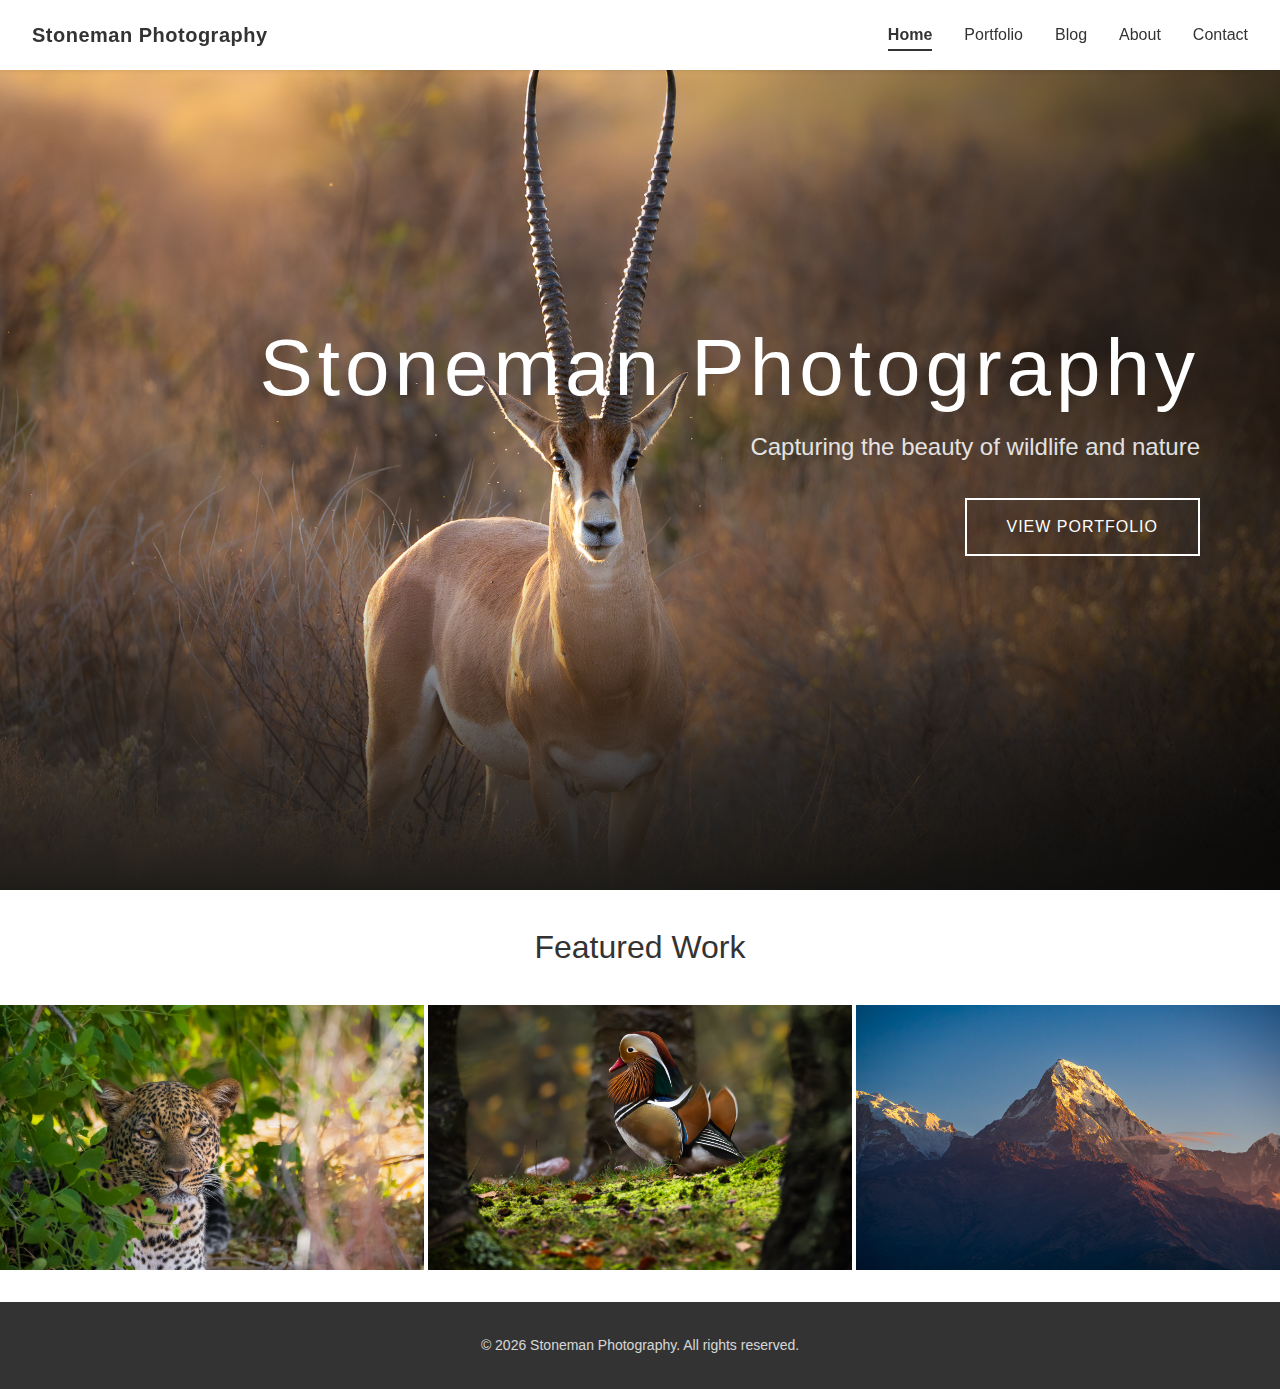
<file: index.html>
<!DOCTYPE html>
<html lang="en">
<head>
    <!-- Basic page setup -->
    <meta charset="UTF-8">
    <meta name="viewport" content="width=device-width, initial-scale=1.0">
    <meta name="description" content="Stoneman Photography - Capturing the beauty of wildlife and nature. Portfolio of wildlife, bird, and nature photography.">
    <title>Stoneman Photography - Wildlife &amp; Nature</title>

    <!-- Shared stylesheet -->
    <link rel="stylesheet" href="css/style.css">
</head>
<body>

    <!-- ======== NAVIGATION (shared across all pages) ======== -->
    <nav>
        <div class="nav-container">
            <a href="index.html" class="logo">Stoneman Photography</a>

            <!-- Hamburger button (visible on mobile only) -->
            <button class="menu-toggle" aria-label="Toggle menu" aria-expanded="false">&#9776;</button>

            <!-- Navigation links -->
            <ul class="nav-links">
                <li><a href="index.html">Home</a></li>
                <li><a href="portfolio.html">Portfolio</a></li>
                <li><a href="blog.html">Blog</a></li>
                <li><a href="about.html">About</a></li>
                <li><a href="contact.html">Contact</a></li>
            </ul>
        </div>
    </nav>


    <!-- ✏️ EDIT: Hero section — change your headline, tagline, or call-to-action below -->
    <section class="hero">
        <!-- Dark overlay for text readability -->
        <div class="hero-overlay"></div>

        <div class="hero-content">
            <h1>Stoneman Photography</h1>
            <p>Capturing the beauty of wildlife and nature</p>
            <a href="portfolio.html" class="cta-button">View Portfolio</a>
        </div>
    </section>


    <!-- ✏️ EDIT: Featured images — change the three showcase images below -->
    <section class="featured-section">
        <h2>Featured Work</h2>

        <div class="featured-grid">
            <!-- Featured image 1 -->
            <div class="featured-item">
                <img src="images/portfolio/p2028335.jpg" alt="Leopard peering through green foliage in warm light">
            </div>

            <!-- Featured image 2 -->
            <div class="featured-item">
                <img src="images/portfolio/pb150612.jpg" alt="Mandarin duck in autumn woodland framed by mossy tree trunks">
            </div>

            <!-- Featured image 3 -->
            <div class="featured-item">
                <img src="images/portfolio/pb271268.jpg" alt="Snow-capped Himalayan peak lit by first light at sunrise">
            </div>
        </div>
    </section>


    <!-- ======== FOOTER (shared across all pages) ======== -->
    <footer>
        <p>&copy; 2026 Stoneman Photography. All rights reserved.</p>
    </footer>


    <!-- Shared JavaScript -->
    <script src="js/script.js"></script>

</body>
</html>
</file>
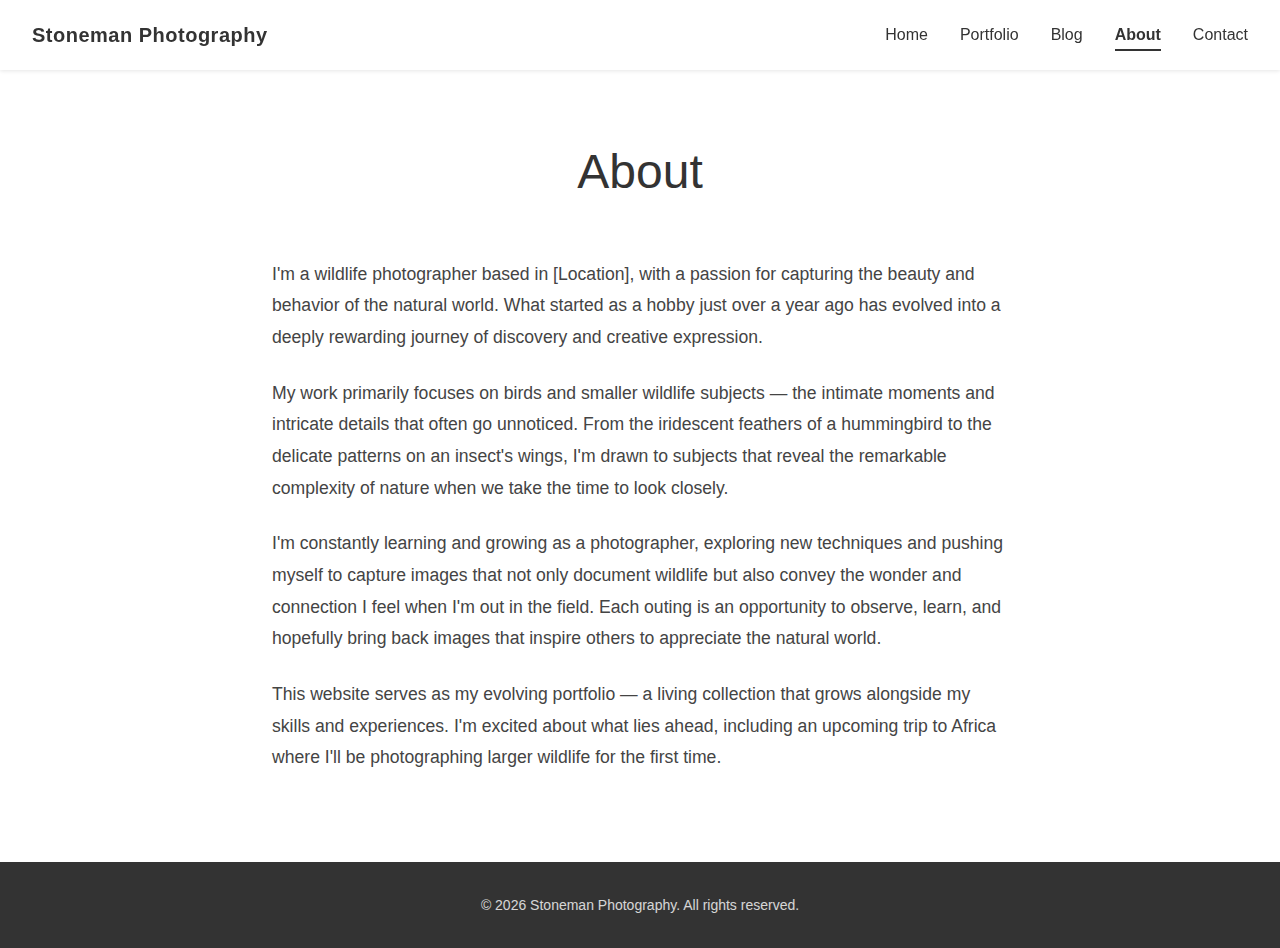
<file: about.html>
<!DOCTYPE html>
<html lang="en">
<head>
    <!-- Basic page setup -->
    <meta charset="UTF-8">
    <meta name="viewport" content="width=device-width, initial-scale=1.0">
    <meta name="description" content="About Stoneman Photography - Learn about the photographer behind the lens and the journey into wildlife photography.">
    <title>About | Stoneman Photography</title>

    <!-- Shared stylesheet -->
    <link rel="stylesheet" href="css/style.css">
</head>
<body>

    <!-- ======== NAVIGATION ======== -->
    <nav>
        <div class="nav-container">
            <a href="index.html" class="logo">Stoneman Photography</a>
            <button class="menu-toggle" aria-label="Toggle menu" aria-expanded="false">&#9776;</button>
            <ul class="nav-links">
                <li><a href="index.html">Home</a></li>
                <li><a href="portfolio.html">Portfolio</a></li>
                <li><a href="blog.html">Blog</a></li>
                <li><a href="about.html">About</a></li>
                <li><a href="contact.html">Contact</a></li>
            </ul>
        </div>
    </nav>


    <!-- ======== PAGE HEADER ======== -->
    <header class="page-header">
        <h1>About</h1>
    </header>


    <!-- ✏️ EDIT: About page text — update your bio, location, and story below -->
    <div class="about-content">
        <p>
            I'm a wildlife photographer based in [Location], with a passion for capturing
            the beauty and behavior of the natural world. What started as a hobby just over
            a year ago has evolved into a deeply rewarding journey of discovery and creative
            expression.
        </p>

        <p>
            My work primarily focuses on birds and smaller wildlife subjects &mdash; the intimate
            moments and intricate details that often go unnoticed. From the iridescent
            feathers of a hummingbird to the delicate patterns on an insect's wings, I'm
            drawn to subjects that reveal the remarkable complexity of nature when we take
            the time to look closely.
        </p>

        <p>
            I'm constantly learning and growing as a photographer, exploring new techniques
            and pushing myself to capture images that not only document wildlife but also
            convey the wonder and connection I feel when I'm out in the field. Each outing
            is an opportunity to observe, learn, and hopefully bring back images that
            inspire others to appreciate the natural world.
        </p>

        <p>
            This website serves as my evolving portfolio &mdash; a living collection that grows
            alongside my skills and experiences. I'm excited about what lies ahead,
            including an upcoming trip to Africa where I'll be photographing larger
            wildlife for the first time.
        </p>
    </div>


    <!-- ======== FOOTER ======== -->
    <footer>
        <p>&copy; 2026 Stoneman Photography. All rights reserved.</p>
    </footer>


    <!-- Shared JavaScript -->
    <script src="js/script.js"></script>

</body>
</html>
</file>
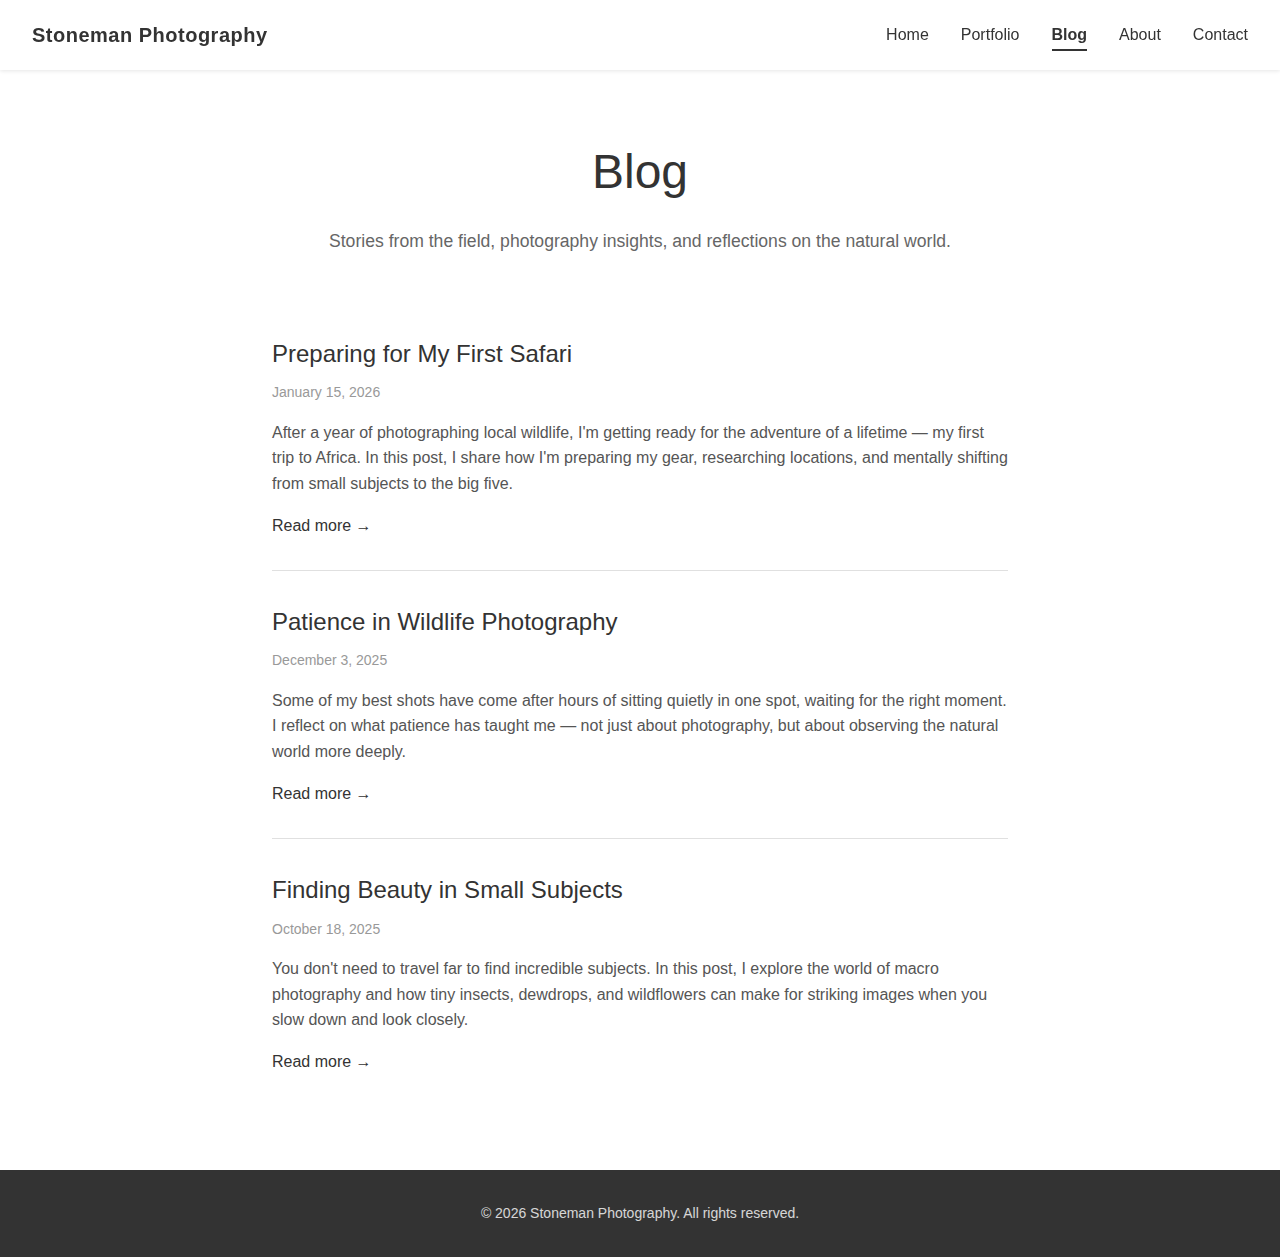
<file: blog.html>
<!DOCTYPE html>
<html lang="en">
<head>
    <!-- Basic page setup -->
    <meta charset="UTF-8">
    <meta name="viewport" content="width=device-width, initial-scale=1.0">
    <meta name="description" content="Blog - Stories from the field, photography insights, and reflections on the natural world by Stoneman Photography.">
    <title>Blog | Stoneman Photography</title>

    <!-- Shared stylesheet -->
    <link rel="stylesheet" href="css/style.css">
</head>
<body>

    <!-- ======== NAVIGATION ======== -->
    <nav>
        <div class="nav-container">
            <a href="index.html" class="logo">Stoneman Photography</a>
            <button class="menu-toggle" aria-label="Toggle menu" aria-expanded="false">&#9776;</button>
            <ul class="nav-links">
                <li><a href="index.html">Home</a></li>
                <li><a href="portfolio.html">Portfolio</a></li>
                <li><a href="blog.html">Blog</a></li>
                <li><a href="about.html">About</a></li>
                <li><a href="contact.html">Contact</a></li>
            </ul>
        </div>
    </nav>


    <!-- ======== PAGE HEADER ======== -->
    <header class="page-header">
        <h1>Blog</h1>
        <p>Stories from the field, photography insights, and reflections on the natural world.</p>
    </header>


    <!-- ✏️ EDIT: Blog posts below — add new posts at the top, newest first -->
    <div class="blog-posts">

        <!-- ✏️ EDIT: Each blog post follows this pattern — copy one <article> block to add a new post -->
        <article class="blog-post">
            <h2>Preparing for My First Safari</h2>
            <span class="blog-date">January 15, 2026</span>
            <p>
                After a year of photographing local wildlife, I'm getting ready for the adventure of a lifetime &mdash;
                my first trip to Africa. In this post, I share how I'm preparing my gear, researching locations,
                and mentally shifting from small subjects to the big five.
            </p>
            <a href="#" class="read-more">Read more &rarr;</a>
        </article>

        <!-- Post 2 -->
        <article class="blog-post">
            <h2>Patience in Wildlife Photography</h2>
            <span class="blog-date">December 3, 2025</span>
            <p>
                Some of my best shots have come after hours of sitting quietly in one spot, waiting for the right
                moment. I reflect on what patience has taught me &mdash; not just about photography, but about
                observing the natural world more deeply.
            </p>
            <a href="#" class="read-more">Read more &rarr;</a>
        </article>

        <!-- Post 3 (oldest) -->
        <article class="blog-post">
            <h2>Finding Beauty in Small Subjects</h2>
            <span class="blog-date">October 18, 2025</span>
            <p>
                You don't need to travel far to find incredible subjects. In this post, I explore the world of
                macro photography and how tiny insects, dewdrops, and wildflowers can make for striking images
                when you slow down and look closely.
            </p>
            <a href="#" class="read-more">Read more &rarr;</a>
        </article>

    </div>


    <!-- ======== FOOTER ======== -->
    <footer>
        <p>&copy; 2026 Stoneman Photography. All rights reserved.</p>
    </footer>


    <!-- Shared JavaScript -->
    <script src="js/script.js"></script>

</body>
</html>
</file>
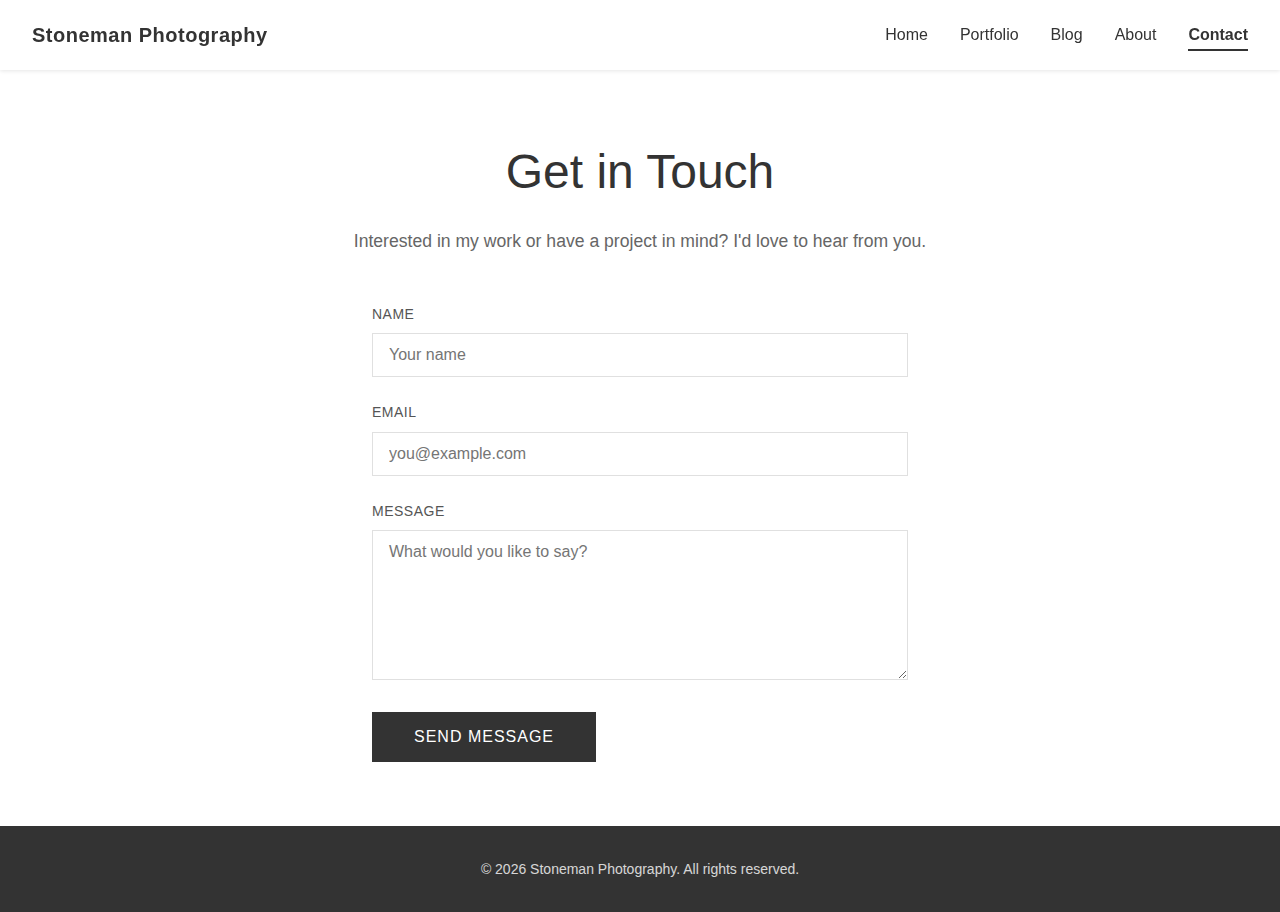
<file: contact.html>
<!DOCTYPE html>
<html lang="en">
<head>
    <!-- Basic page setup -->
    <meta charset="UTF-8">
    <meta name="viewport" content="width=device-width, initial-scale=1.0">
    <meta name="description" content="Contact Stoneman Photography - Get in touch about projects, collaborations, or just to say hello.">
    <title>Contact | Stoneman Photography</title>

    <!-- Shared stylesheet -->
    <link rel="stylesheet" href="css/style.css">
</head>
<body>

    <!-- ======== NAVIGATION ======== -->
    <nav>
        <div class="nav-container">
            <a href="index.html" class="logo">Stoneman Photography</a>
            <button class="menu-toggle" aria-label="Toggle menu" aria-expanded="false">&#9776;</button>
            <ul class="nav-links">
                <li><a href="index.html">Home</a></li>
                <li><a href="portfolio.html">Portfolio</a></li>
                <li><a href="blog.html">Blog</a></li>
                <li><a href="about.html">About</a></li>
                <li><a href="contact.html">Contact</a></li>
            </ul>
        </div>
    </nav>


    <!-- ✏️ EDIT: Contact page heading and intro text below -->
    <header class="page-header">
        <h1>Get in Touch</h1>
        <p>Interested in my work or have a project in mind? I'd love to hear from you.</p>
    </header>


    <!-- ✏️ EDIT: Contact form — to connect this form, add action="https://formspree.io/f/YOUR_ID" to the <form> tag below -->
    <div class="contact-form-container">
        <form class="contact-form" novalidate>

            <!-- Name field -->
            <div class="form-group">
                <label for="name">Name</label>
                <input type="text" id="name" name="name" required
                       placeholder="Your name">
                <div class="error-message"></div>
            </div>

            <!-- Email field -->
            <div class="form-group">
                <label for="email">Email</label>
                <input type="email" id="email" name="email" required
                       placeholder="you@example.com">
                <div class="error-message"></div>
            </div>

            <!-- Message field -->
            <div class="form-group">
                <label for="message">Message</label>
                <textarea id="message" name="message" required
                          placeholder="What would you like to say?"></textarea>
                <div class="error-message"></div>
            </div>

            <!-- Submit button -->
            <button type="submit" class="submit-btn">Send Message</button>

        </form>

        <!-- Success message (shown after valid submission) -->
        <div class="form-success">
            <p>Thank you for your message! I'll get back to you as soon as I can.</p>
        </div>
    </div>


    <!-- ======== FOOTER ======== -->
    <footer>
        <p>&copy; 2026 Stoneman Photography. All rights reserved.</p>
    </footer>


    <!-- Shared JavaScript -->
    <script src="js/script.js"></script>

</body>
</html>
</file>
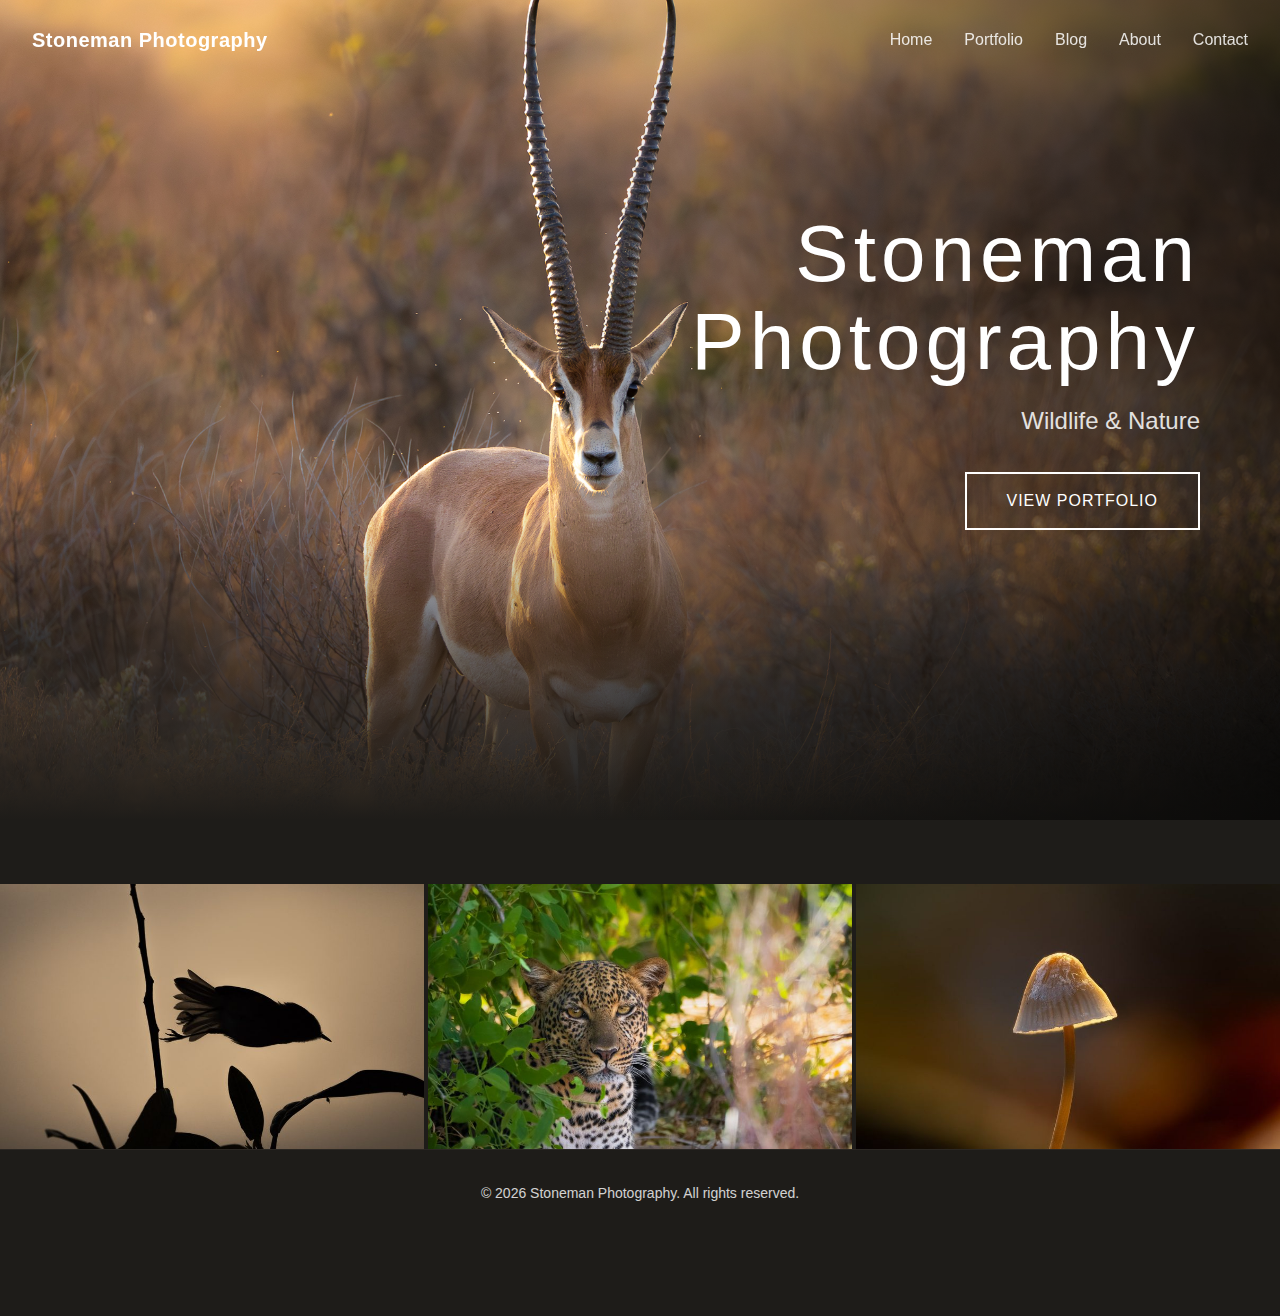
<file: home-v1.html>
<!DOCTYPE html>
<html lang="en">
<head>
    <meta charset="UTF-8">
    <meta name="viewport" content="width=device-width, initial-scale=1.0">
    <meta name="description" content="Stoneman Photography - Capturing the beauty of wildlife and nature.">
    <title>Home V1 | Stoneman Photography</title>
    <link rel="stylesheet" href="css/style.css">
</head>
<body class="home-page">

    <nav>
        <div class="nav-container">
            <a href="index.html" class="logo">Stoneman Photography</a>
            <button class="menu-toggle" aria-label="Toggle menu" aria-expanded="false">&#9776;</button>
            <ul class="nav-links">
                <li><a href="index.html">Home</a></li>
                <li><a href="portfolio.html">Portfolio</a></li>
                <li><a href="blog.html">Blog</a></li>
                <li><a href="about.html">About</a></li>
                <li><a href="contact.html">Contact</a></li>
            </ul>
        </div>
    </nav>

    <section class="hero">
        <div class="hero-overlay"></div>
        <div class="hero-content">
            <h1>Stoneman<br>Photography</h1>
            <p>Wildlife &amp; Nature</p>
            <a href="portfolio.html" class="cta-button">View Portfolio</a>
        </div>
    </section>

    <!-- V1: Bird silhouette sunset + Leopard + Mushroom
         All warm amber/brown tones — sunset gold, jungle warmth, dark bokeh -->
    <section class="featured-section">
        <div class="featured-grid">
            <div class="featured-item">
                <img src="images/portfolio/thumbs/p1214602.jpg" alt="Small bird silhouetted landing on a branch at golden sunset">
            </div>
            <div class="featured-item">
                <img src="images/portfolio/thumbs/p2028335.jpg" alt="Leopard peering through green foliage in warm light">
            </div>
            <div class="featured-item">
                <img src="images/portfolio/thumbs/2025-10-31-20-52-05-c-s4-.jpg" alt="Delicate mushroom cap backlit with warm golden light against dark background">
            </div>
        </div>
    </section>

    <div class="lightbox" role="dialog" aria-label="Image viewer">
        <button class="lightbox-close" aria-label="Close image viewer">&times;</button>
        <div class="lightbox-content">
            <span>Photo</span>
        </div>
    </div>

    <footer>
        <p>&copy; 2026 Stoneman Photography. All rights reserved.</p>
    </footer>

    <script src="js/script.js"></script>
</body>
</html>
</file>
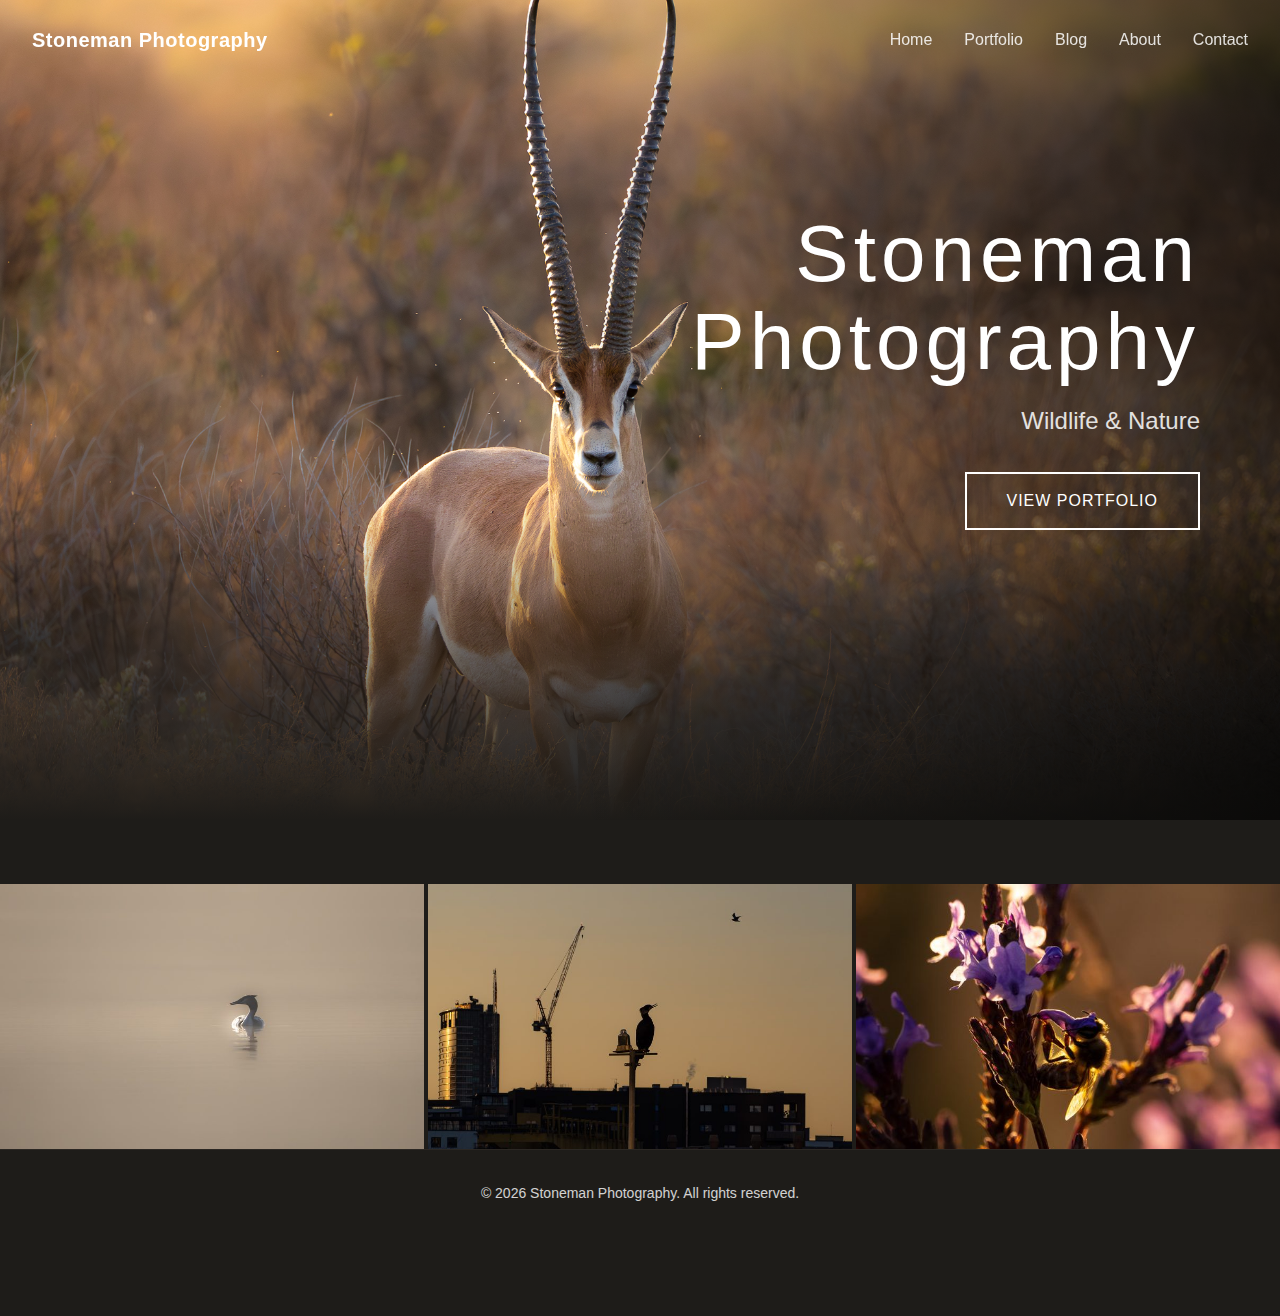
<file: home-v2.html>
<!DOCTYPE html>
<html lang="en">
<head>
    <meta charset="UTF-8">
    <meta name="viewport" content="width=device-width, initial-scale=1.0">
    <meta name="description" content="Stoneman Photography - Capturing the beauty of wildlife and nature.">
    <title>Home V2 | Stoneman Photography</title>
    <link rel="stylesheet" href="css/style.css">
</head>
<body class="home-page">

    <nav>
        <div class="nav-container">
            <a href="index.html" class="logo">Stoneman Photography</a>
            <button class="menu-toggle" aria-label="Toggle menu" aria-expanded="false">&#9776;</button>
            <ul class="nav-links">
                <li><a href="index.html">Home</a></li>
                <li><a href="portfolio.html">Portfolio</a></li>
                <li><a href="blog.html">Blog</a></li>
                <li><a href="about.html">About</a></li>
                <li><a href="contact.html">Contact</a></li>
            </ul>
        </div>
    </nav>

    <section class="hero">
        <div class="hero-overlay"></div>
        <div class="hero-content">
            <h1>Stoneman<br>Photography</h1>
            <p>Wildlife &amp; Nature</p>
            <a href="portfolio.html" class="cta-button">View Portfolio</a>
        </div>
    </section>

    <!-- V2: Grebe in mist + Cormorant silhouette + Lavender bee
         Soft warm neutrals — misty beige, golden sky, warm dark bokeh -->
    <section class="featured-section">
        <div class="featured-grid">
            <div class="featured-item">
                <img src="images/portfolio/thumbs/p2021437.jpg" alt="Great crested grebe silhouetted on still misty water at dawn">
            </div>
            <div class="featured-item">
                <img src="images/portfolio/thumbs/p3023333-enhanced-nr.jpg" alt="Cormorant silhouetted on a post against city skyline at sunset">
            </div>
            <div class="featured-item">
                <img src="images/portfolio/thumbs/p1173612.jpg" alt="Bee feeding on lavender flowers backlit by golden sunlight">
            </div>
        </div>
    </section>

    <div class="lightbox" role="dialog" aria-label="Image viewer">
        <button class="lightbox-close" aria-label="Close image viewer">&times;</button>
        <div class="lightbox-content">
            <span>Photo</span>
        </div>
    </div>

    <footer>
        <p>&copy; 2026 Stoneman Photography. All rights reserved.</p>
    </footer>

    <script src="js/script.js"></script>
</body>
</html>
</file>
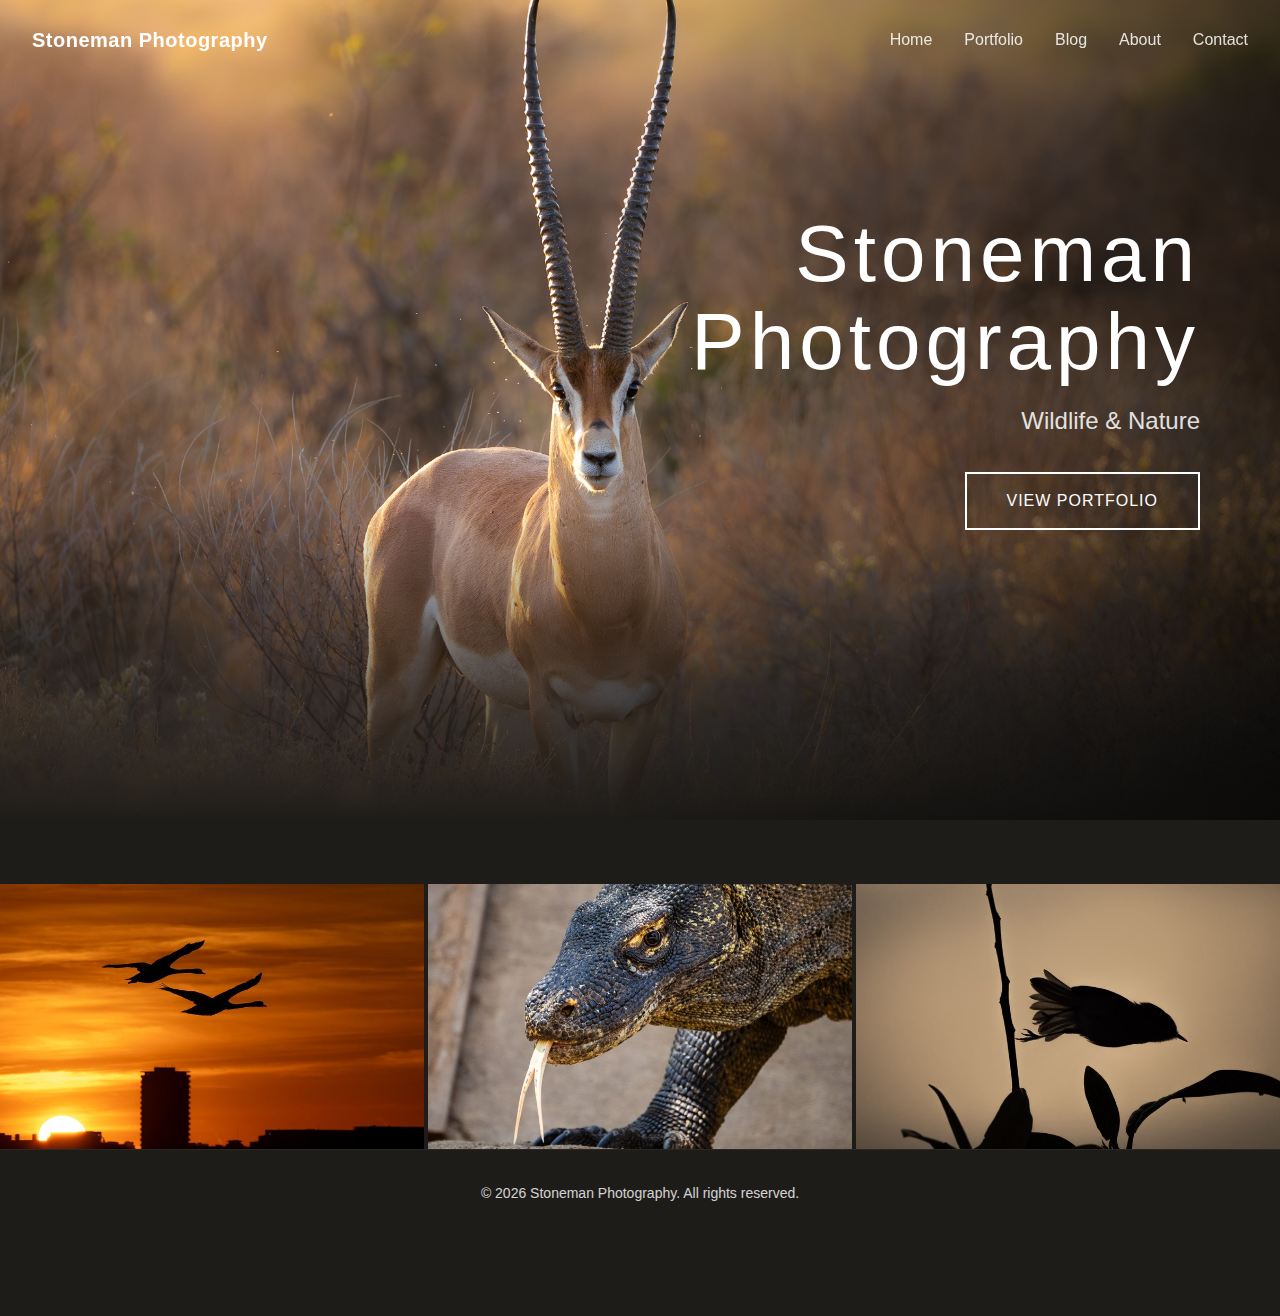
<file: home-v3.html>
<!DOCTYPE html>
<html lang="en">
<head>
    <meta charset="UTF-8">
    <meta name="viewport" content="width=device-width, initial-scale=1.0">
    <meta name="description" content="Stoneman Photography - Capturing the beauty of wildlife and nature.">
    <title>Home V3 | Stoneman Photography</title>
    <link rel="stylesheet" href="css/style.css">
</head>
<body class="home-page">

    <nav>
        <div class="nav-container">
            <a href="index.html" class="logo">Stoneman Photography</a>
            <button class="menu-toggle" aria-label="Toggle menu" aria-expanded="false">&#9776;</button>
            <ul class="nav-links">
                <li><a href="index.html">Home</a></li>
                <li><a href="portfolio.html">Portfolio</a></li>
                <li><a href="blog.html">Blog</a></li>
                <li><a href="about.html">About</a></li>
                <li><a href="contact.html">Contact</a></li>
            </ul>
        </div>
    </nav>

    <section class="hero">
        <div class="hero-overlay"></div>
        <div class="hero-content">
            <h1>Stoneman<br>Photography</h1>
            <p>Wildlife &amp; Nature</p>
            <a href="portfolio.html" class="cta-button">View Portfolio</a>
        </div>
    </section>

    <!-- V3: Swans sunset + Komodo dragon + Bird silhouette sunset
         Dramatic warm silhouettes — vivid orange sky, sandy earth, golden dusk -->
    <section class="featured-section">
        <div class="featured-grid">
            <div class="featured-item">
                <img src="images/portfolio/thumbs/pb210360.jpg" alt="Pair of swans silhouetted in flight against a vivid orange sunset sky">
            </div>
            <div class="featured-item">
                <img src="images/portfolio/thumbs/p9064970.jpg" alt="Komodo dragon close-up with forked tongue extended">
            </div>
            <div class="featured-item">
                <img src="images/portfolio/thumbs/p1214602.jpg" alt="Small bird silhouetted landing on a branch at golden sunset">
            </div>
        </div>
    </section>

    <div class="lightbox" role="dialog" aria-label="Image viewer">
        <button class="lightbox-close" aria-label="Close image viewer">&times;</button>
        <div class="lightbox-content">
            <span>Photo</span>
        </div>
    </div>

    <footer>
        <p>&copy; 2026 Stoneman Photography. All rights reserved.</p>
    </footer>

    <script src="js/script.js"></script>
</body>
</html>
</file>
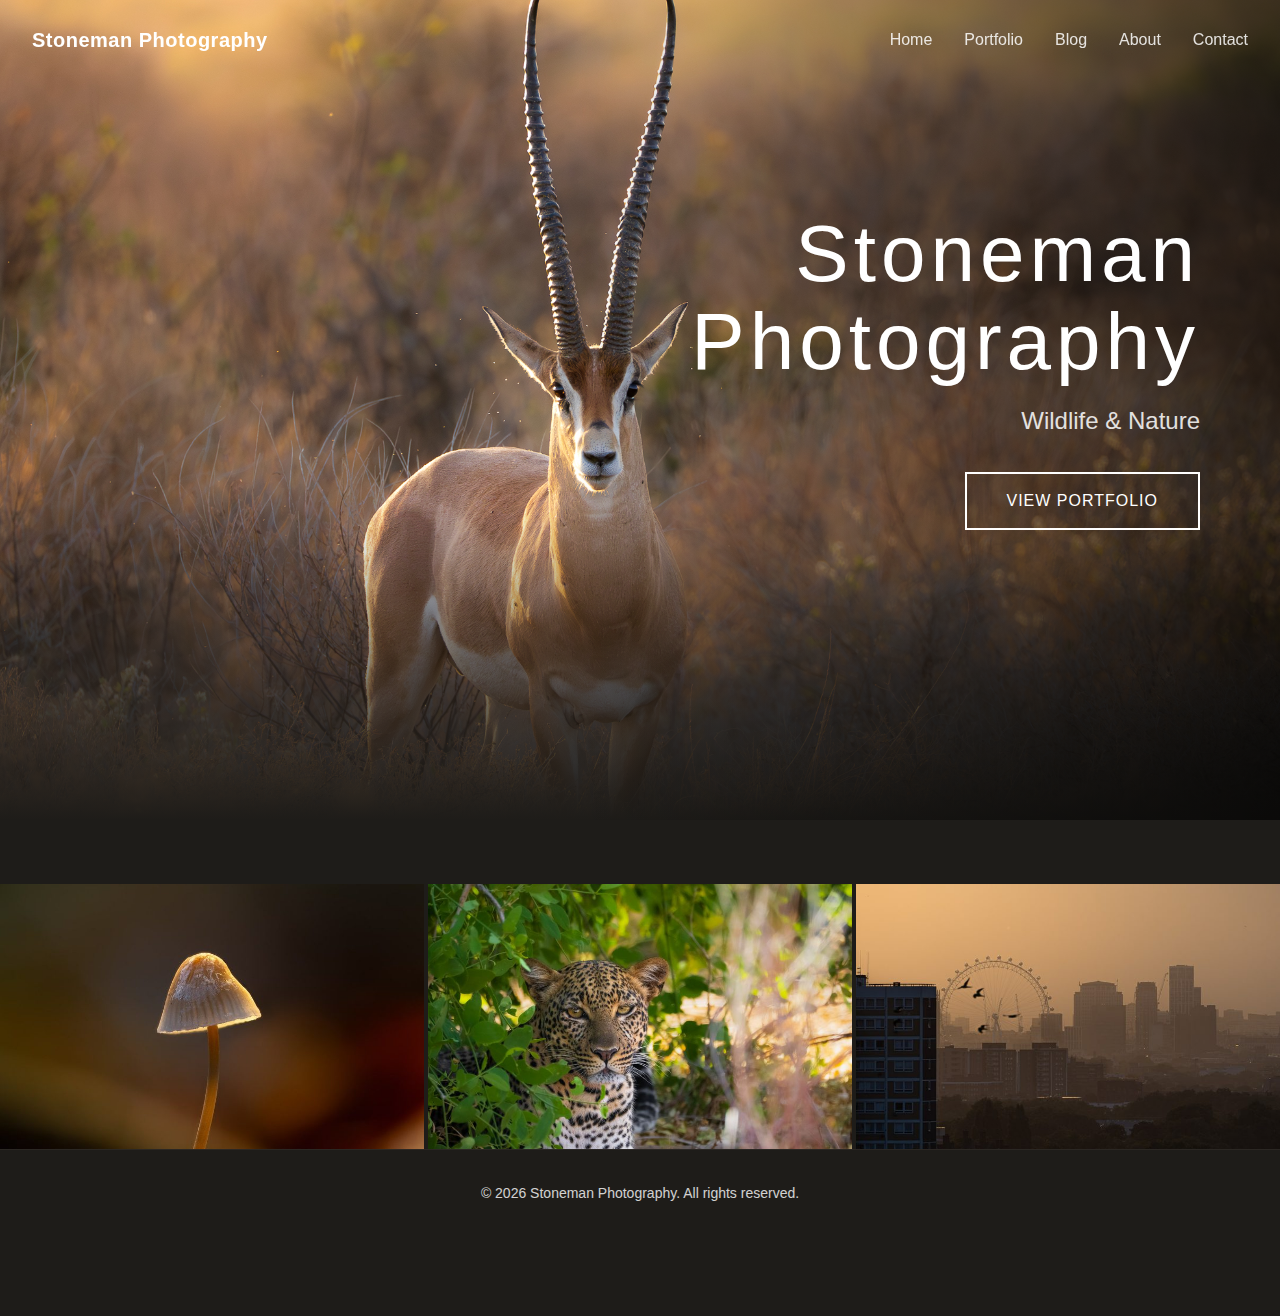
<file: home-v4.html>
<!DOCTYPE html>
<html lang="en">
<head>
    <meta charset="UTF-8">
    <meta name="viewport" content="width=device-width, initial-scale=1.0">
    <meta name="description" content="Stoneman Photography - Capturing the beauty of wildlife and nature.">
    <title>Home V4 | Stoneman Photography</title>
    <link rel="stylesheet" href="css/style.css">
</head>
<body class="home-page">

    <nav>
        <div class="nav-container">
            <a href="index.html" class="logo">Stoneman Photography</a>
            <button class="menu-toggle" aria-label="Toggle menu" aria-expanded="false">&#9776;</button>
            <ul class="nav-links">
                <li><a href="index.html">Home</a></li>
                <li><a href="portfolio.html">Portfolio</a></li>
                <li><a href="blog.html">Blog</a></li>
                <li><a href="about.html">About</a></li>
                <li><a href="contact.html">Contact</a></li>
            </ul>
        </div>
    </nav>

    <section class="hero">
        <div class="hero-overlay"></div>
        <div class="hero-content">
            <h1>Stoneman<br>Photography</h1>
            <p>Wildlife &amp; Nature</p>
            <a href="portfolio.html" class="cta-button">View Portfolio</a>
        </div>
    </section>

    <!-- V4: Mushroom + Leopard + Golden London skyline
         Dark amber/golden hour theme — warm bokeh, jungle gold, hazy city -->
    <section class="featured-section">
        <div class="featured-grid">
            <div class="featured-item">
                <img src="images/portfolio/thumbs/2025-10-31-20-52-05-c-s4-.jpg" alt="Delicate mushroom cap backlit with warm golden light against dark background">
            </div>
            <div class="featured-item">
                <img src="images/portfolio/thumbs/p2028335.jpg" alt="Leopard peering through green foliage in warm light">
            </div>
            <div class="featured-item">
                <img src="images/portfolio/thumbs/p8150703.jpg" alt="Hazy London skyline with the London Eye silhouetted at golden hour">
            </div>
        </div>
    </section>

    <div class="lightbox" role="dialog" aria-label="Image viewer">
        <button class="lightbox-close" aria-label="Close image viewer">&times;</button>
        <div class="lightbox-content">
            <span>Photo</span>
        </div>
    </div>

    <footer>
        <p>&copy; 2026 Stoneman Photography. All rights reserved.</p>
    </footer>

    <script src="js/script.js"></script>
</body>
</html>
</file>
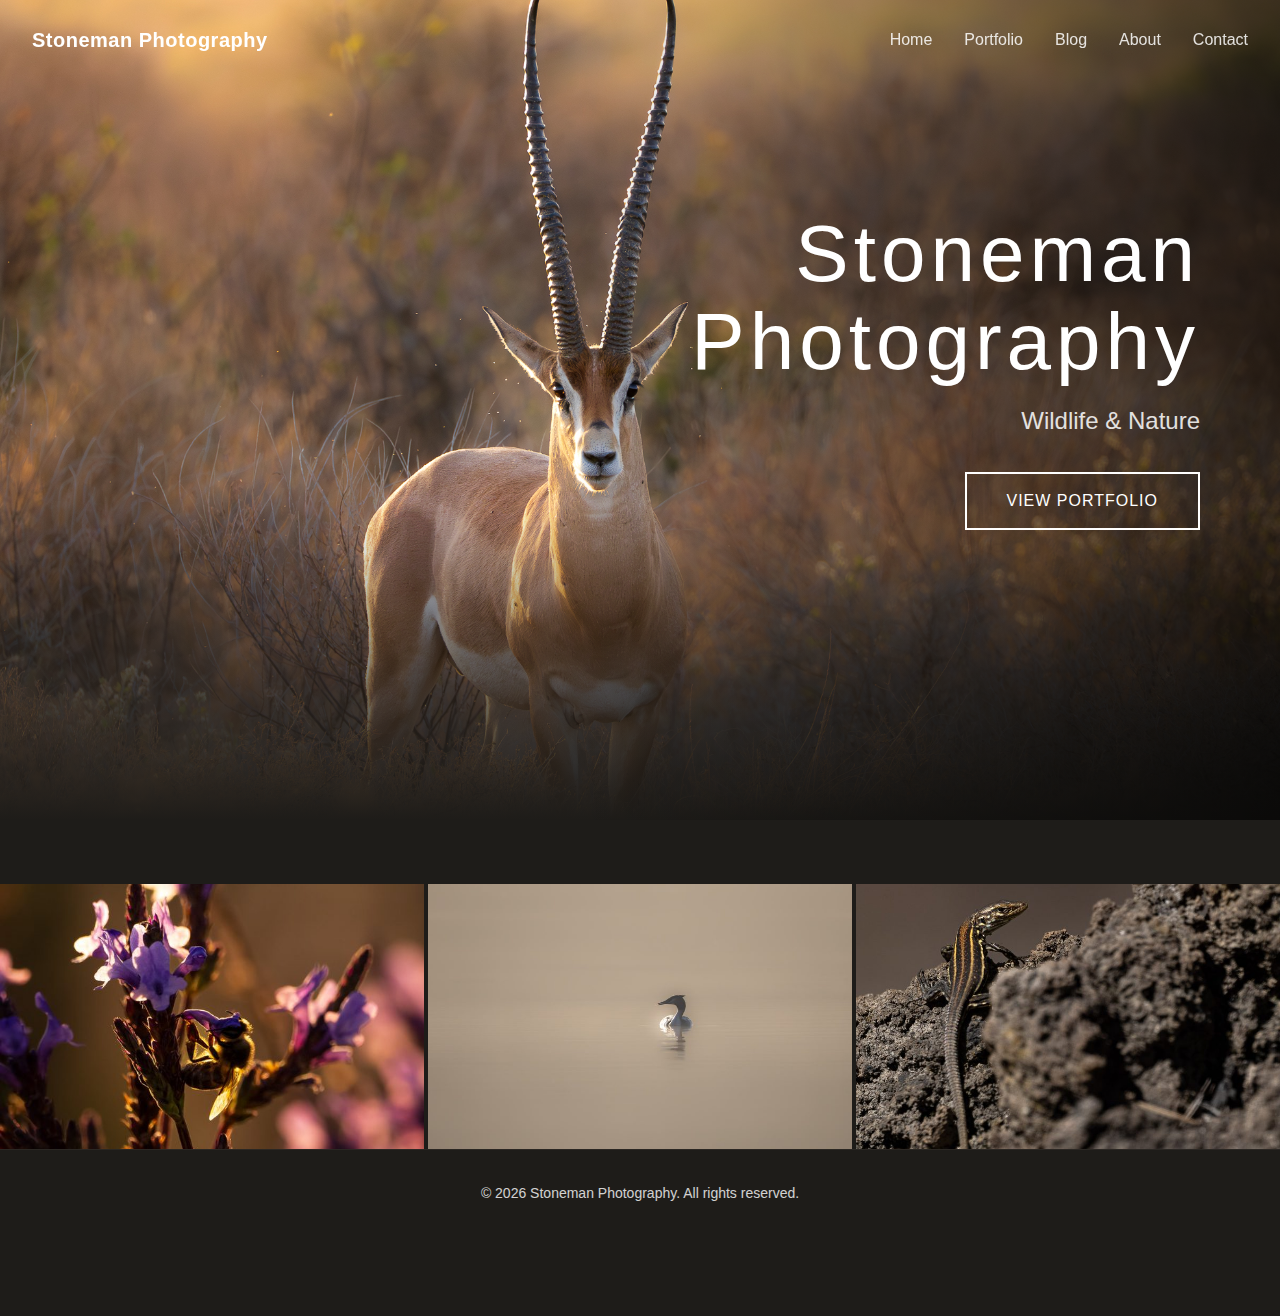
<file: home-v5.html>
<!DOCTYPE html>
<html lang="en">
<head>
    <meta charset="UTF-8">
    <meta name="viewport" content="width=device-width, initial-scale=1.0">
    <meta name="description" content="Stoneman Photography - Capturing the beauty of wildlife and nature.">
    <title>Home V5 | Stoneman Photography</title>
    <link rel="stylesheet" href="css/style.css">
</head>
<body class="home-page">

    <nav>
        <div class="nav-container">
            <a href="index.html" class="logo">Stoneman Photography</a>
            <button class="menu-toggle" aria-label="Toggle menu" aria-expanded="false">&#9776;</button>
            <ul class="nav-links">
                <li><a href="index.html">Home</a></li>
                <li><a href="portfolio.html">Portfolio</a></li>
                <li><a href="blog.html">Blog</a></li>
                <li><a href="about.html">About</a></li>
                <li><a href="contact.html">Contact</a></li>
            </ul>
        </div>
    </nav>

    <section class="hero">
        <div class="hero-overlay"></div>
        <div class="hero-content">
            <h1>Stoneman<br>Photography</h1>
            <p>Wildlife &amp; Nature</p>
            <a href="portfolio.html" class="cta-button">View Portfolio</a>
        </div>
    </section>

    <!-- V5: Lavender bee + Grebe in mist + Lizard on volcanic rock
         Earthy nature close-ups — warm brown bokeh, misty beige, stone grey-brown -->
    <section class="featured-section">
        <div class="featured-grid">
            <div class="featured-item">
                <img src="images/portfolio/thumbs/p1173612.jpg" alt="Bee feeding on lavender flowers backlit by golden sunlight">
            </div>
            <div class="featured-item">
                <img src="images/portfolio/thumbs/p2021437.jpg" alt="Great crested grebe silhouetted on still misty water at dawn">
            </div>
            <div class="featured-item">
                <img src="images/portfolio/thumbs/p1204350.jpg" alt="Striped lizard basking on dark volcanic rock">
            </div>
        </div>
    </section>

    <div class="lightbox" role="dialog" aria-label="Image viewer">
        <button class="lightbox-close" aria-label="Close image viewer">&times;</button>
        <div class="lightbox-content">
            <span>Photo</span>
        </div>
    </div>

    <footer>
        <p>&copy; 2026 Stoneman Photography. All rights reserved.</p>
    </footer>

    <script src="js/script.js"></script>
</body>
</html>
</file>
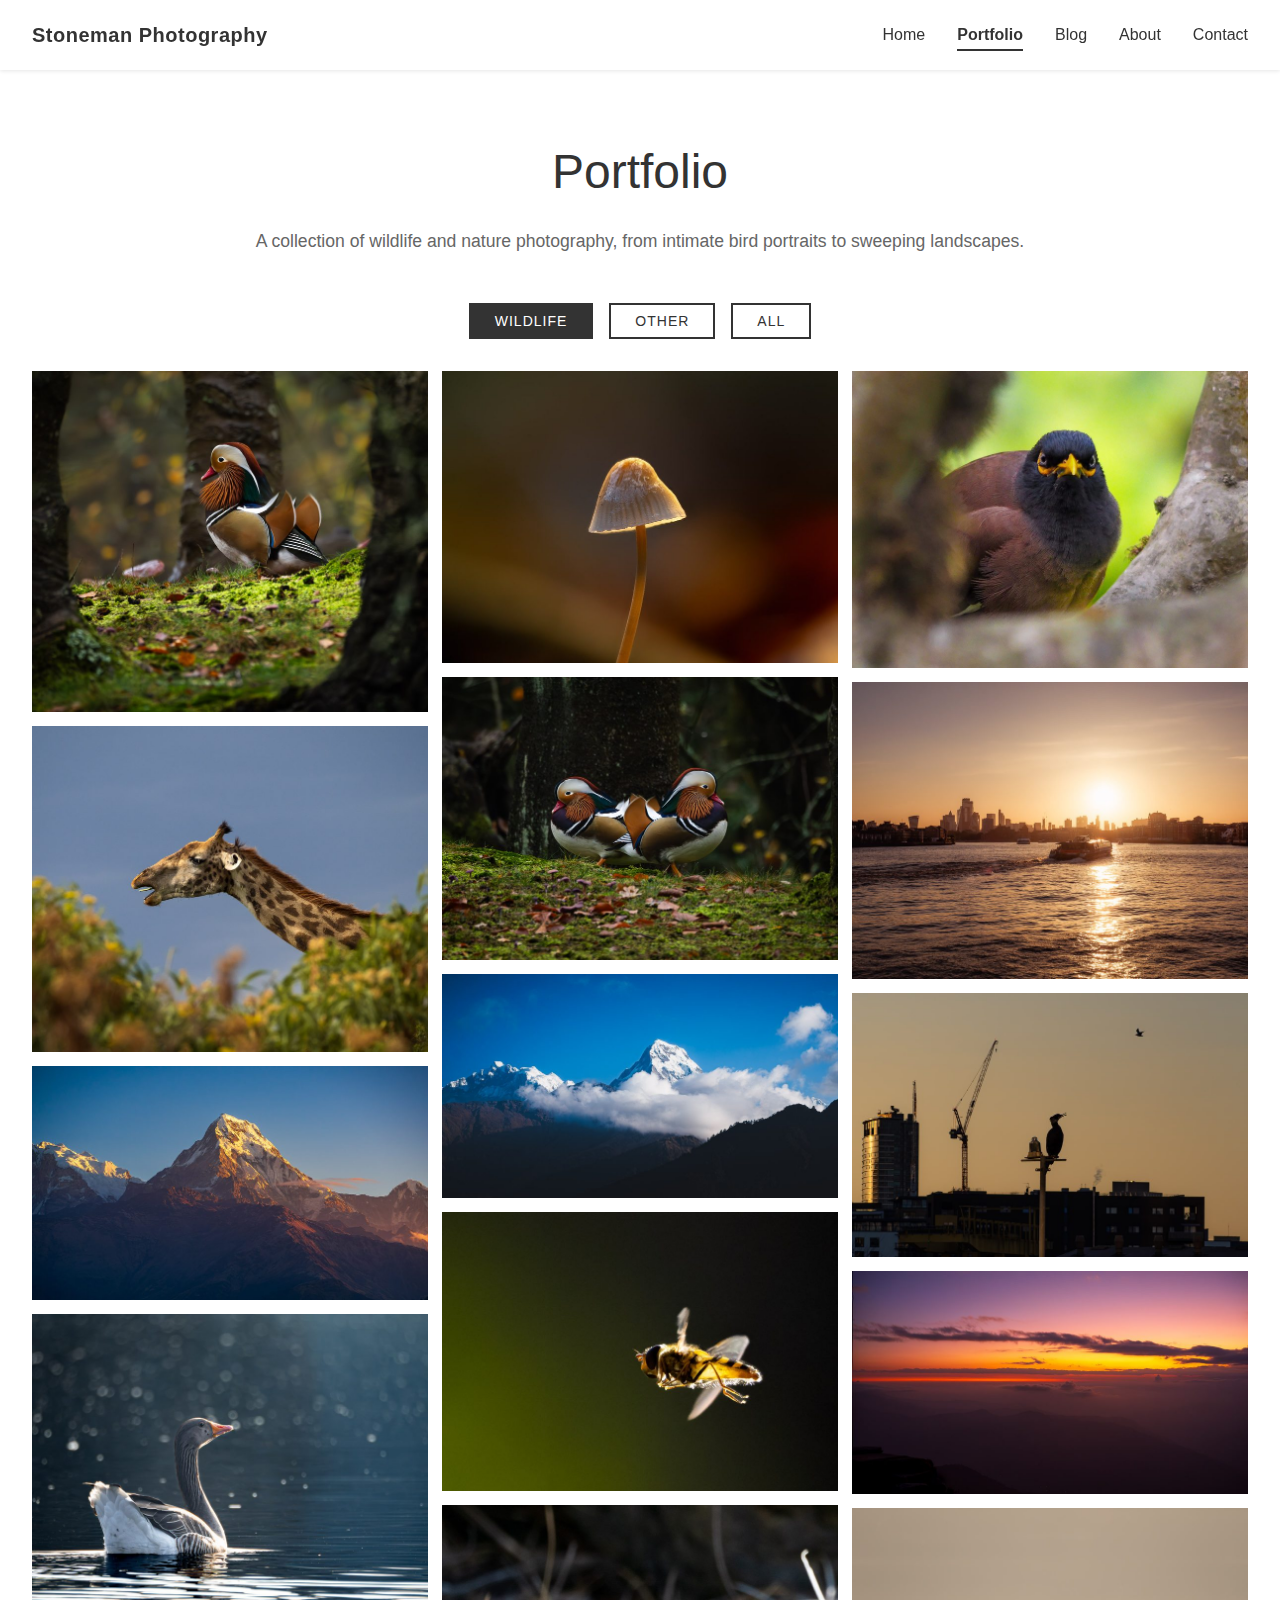
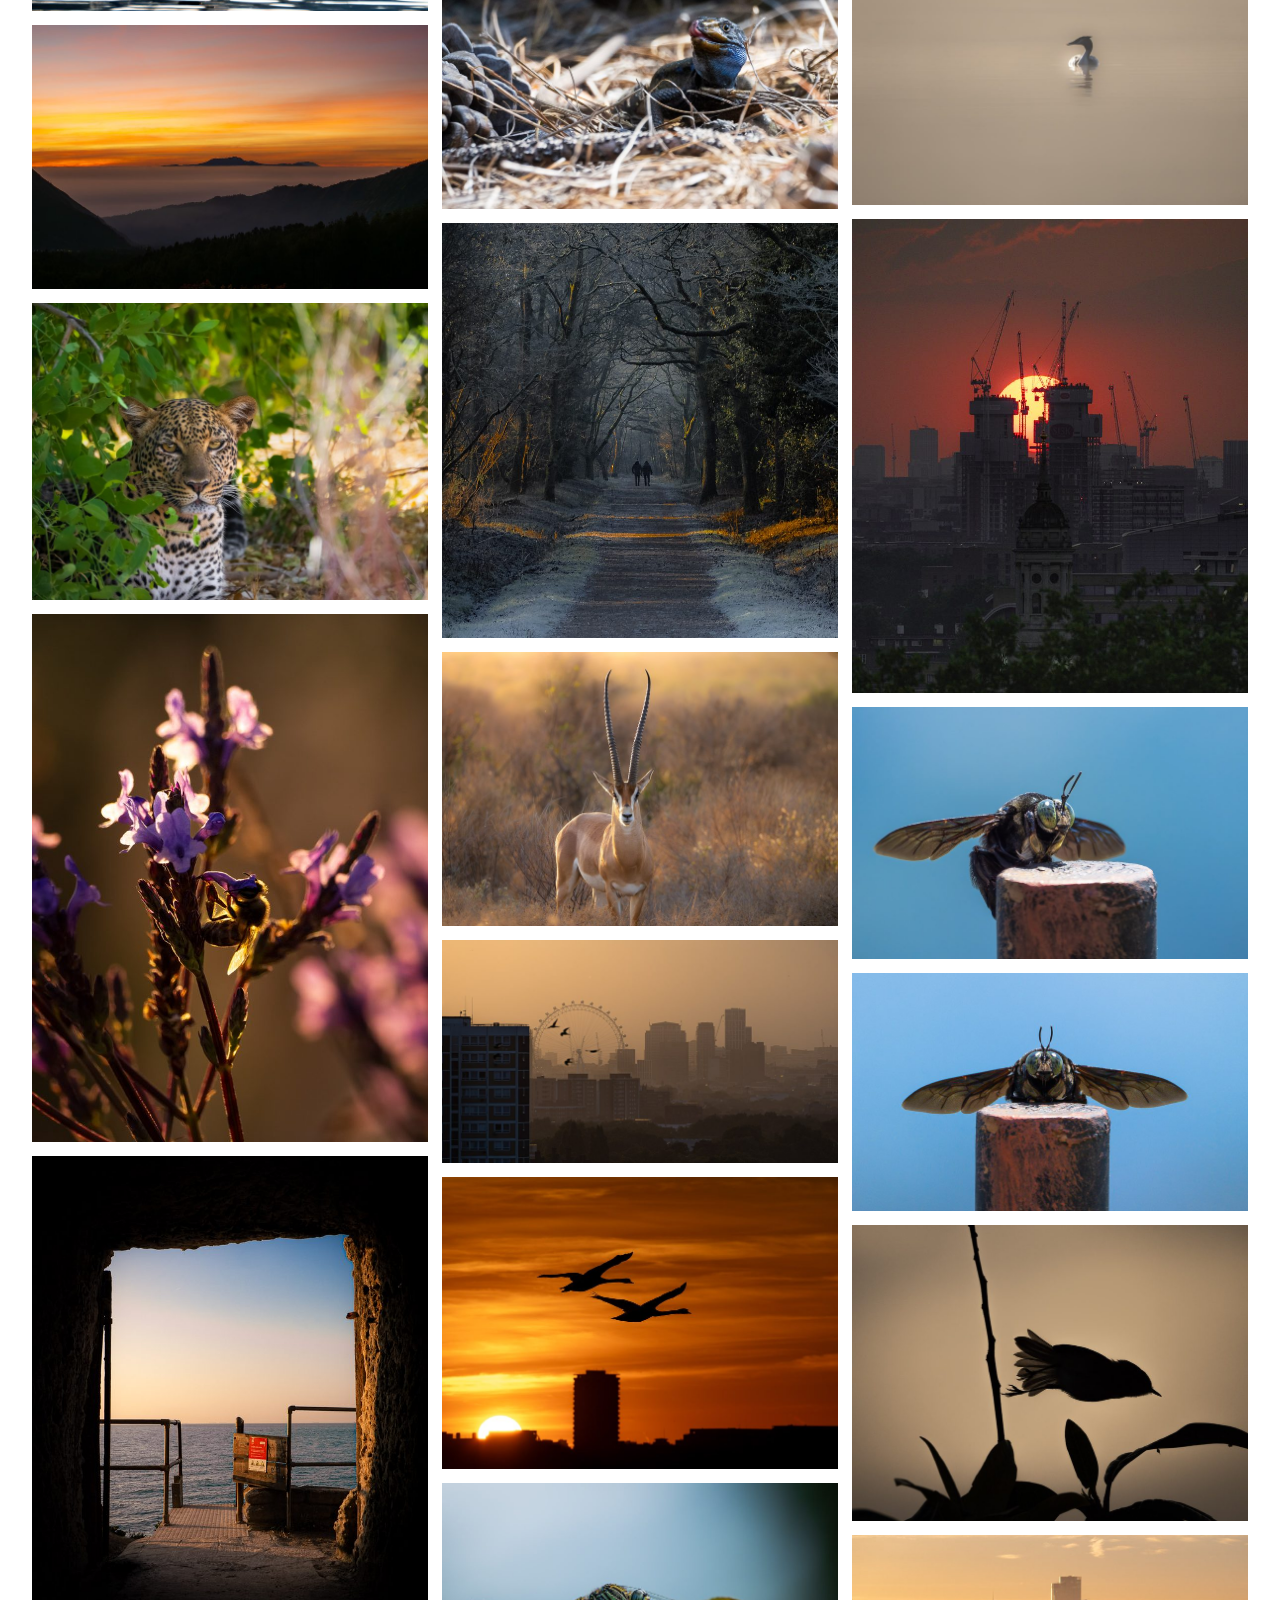
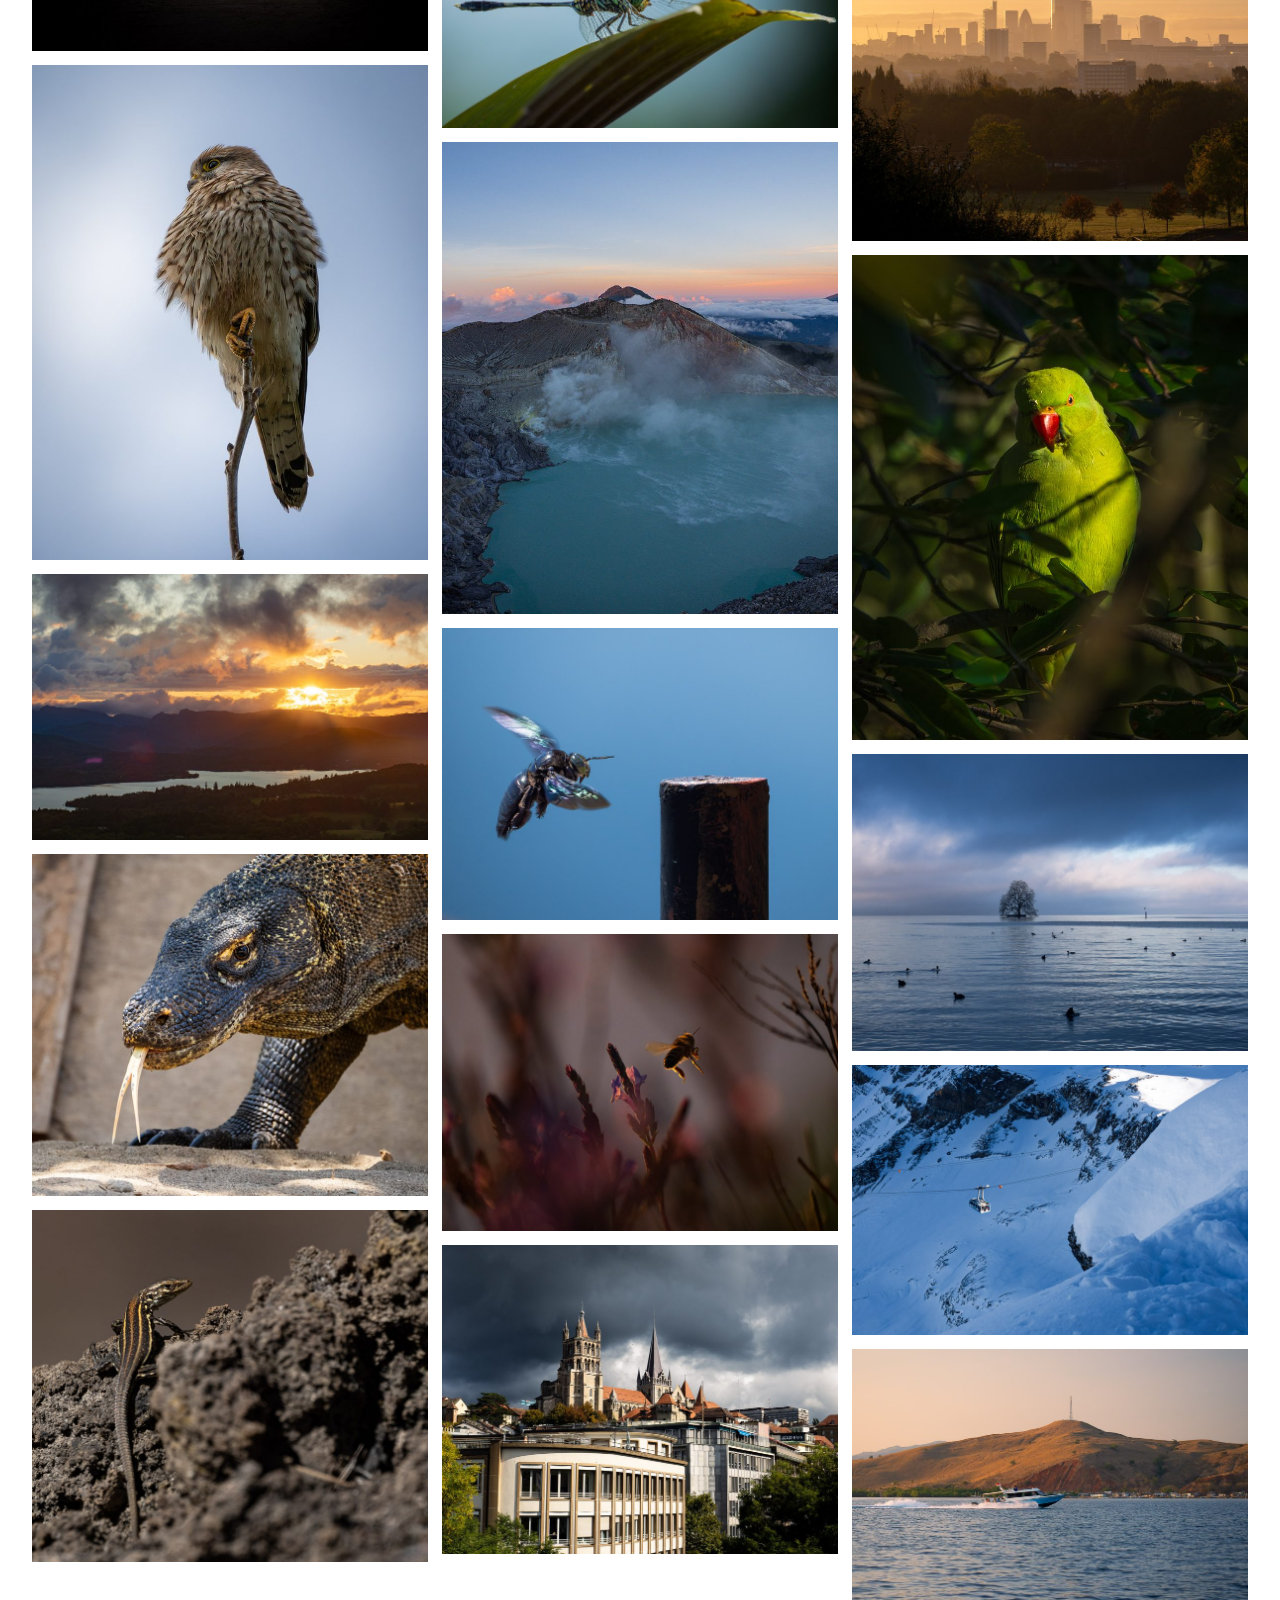
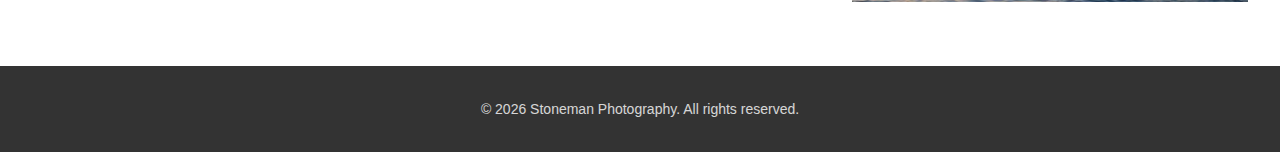
<file: portfolio.html>
<!DOCTYPE html>
<html lang="en">
<head>
    <!-- Basic page setup -->
    <meta charset="UTF-8">
    <meta name="viewport" content="width=device-width, initial-scale=1.0">
    <meta name="description" content="Portfolio - A collection of wildlife and nature photography by Stoneman Photography.">
    <title>Portfolio | Stoneman Photography</title>

    <!-- Shared stylesheet -->
    <link rel="stylesheet" href="css/style.css">
</head>
<body>

    <!-- ======== NAVIGATION ======== -->
    <nav>
        <div class="nav-container">
            <a href="index.html" class="logo">Stoneman Photography</a>
            <button class="menu-toggle" aria-label="Toggle menu" aria-expanded="false">&#9776;</button>
            <ul class="nav-links">
                <li><a href="index.html">Home</a></li>
                <li><a href="portfolio.html">Portfolio</a></li>
                <li><a href="blog.html">Blog</a></li>
                <li><a href="about.html">About</a></li>
                <li><a href="contact.html">Contact</a></li>
            </ul>
        </div>
    </nav>


    <!-- ======== PAGE HEADER ======== -->
    <header class="page-header">
        <h1>Portfolio</h1>
        <p>A collection of wildlife and nature photography, from intimate bird portraits to sweeping landscapes.</p>
    </header>


    <!-- ✏️ EDIT: Category filters — add or rename filter buttons to match your gallery categories -->
    <!-- To add a new category: copy a button, change data-category="yourcategory" and the label -->
    <div class="filter-buttons">
        <button class="category-btn active" data-category="wildlife">Wildlife</button>
        <button class="category-btn" data-category="other">Other</button>
        <button class="category-btn" data-category="all">All</button>
    </div>


    <!-- ✏️ EDIT: Portfolio images below — add, remove, or reorder images here -->
    <!--
        ✏️ TEMPLATE — Copy this block to add a new image:

        <div class="gallery-item" data-category="wildlife">
            <img src="images/portfolio/thumbs/your-photo.jpg" alt="Short description of the photo">
        </div>

        • Set data-category to match one of your filter buttons (e.g. "wildlife" or "other")
        • Put the thumbnail (800px) in images/portfolio/thumbs/ and the full-res in images/portfolio/
        • The alt text shows in the lightbox and helps with accessibility
        • Images display at their natural aspect ratio — no cropping, any size works
    -->
    <div class="masonry-gallery">

        <!-- ✏️ ADD NEW IMAGES HERE — paste new gallery-item blocks at the top or bottom -->

        <div class="gallery-item" data-category="wildlife">
            <img src="images/portfolio/thumbs/pb150612.jpg" alt="Mandarin duck in autumn woodland framed by mossy tree trunks">
        </div>
        <div class="gallery-item" data-category="wildlife">
            <img src="images/portfolio/thumbs/p1286163.jpg" alt="Giraffe head and neck above green vegetation against blue sky">
        </div>
        <div class="gallery-item" data-category="other">
            <img src="images/portfolio/thumbs/pb271268.jpg" alt="Snow-capped Himalayan peak lit by first light at sunrise">
        </div>
        <div class="gallery-item" data-category="wildlife">
            <img src="images/portfolio/thumbs/p2021807.jpg" alt="Greylag goose backlit on calm water with sparkling bokeh">
        </div>
        <div class="gallery-item" data-category="other">
            <img src="images/portfolio/thumbs/p8293903.jpg" alt="Mountain sunrise above a blanket of clouds with layered ridges">
        </div>
        <div class="gallery-item" data-category="wildlife">
            <img src="images/portfolio/thumbs/p2028335.jpg" alt="Leopard peering through green foliage in warm light">
        </div>
        <div class="gallery-item" data-category="wildlife">
            <img src="images/portfolio/thumbs/p1173612.jpg" alt="Bee feeding on lavender flowers backlit by golden sunlight">
        </div>
        <div class="gallery-item" data-category="other">
            <img src="images/portfolio/thumbs/p3084741.jpg" alt="Sea view framed through a stone tunnel opening at sunset">
        </div>
        <div class="gallery-item" data-category="wildlife">
            <img src="images/portfolio/thumbs/pb270047.jpg" alt="Kestrel perched on a branch with ruffled feathers against pale sky">
        </div>
        <div class="gallery-item" data-category="other">
            <img src="images/portfolio/thumbs/p6220613.jpg" alt="Dramatic sunset over Lake District mountains and lake">
        </div>
        <div class="gallery-item" data-category="wildlife">
            <img src="images/portfolio/thumbs/p9064970.jpg" alt="Komodo dragon close-up with forked tongue extended">
        </div>
        <div class="gallery-item" data-category="wildlife">
            <img src="images/portfolio/thumbs/p1204350.jpg" alt="Striped lizard basking on dark volcanic rock">
        </div>
        <div class="gallery-item" data-category="other">
            <img src="images/portfolio/thumbs/2025-10-31-20-52-05-c-s4-.jpg" alt="Delicate mushroom cap backlit with warm golden light against dark background">
        </div>
        <div class="gallery-item" data-category="wildlife">
            <img src="images/portfolio/thumbs/pb150585.jpg" alt="Pair of mandarin ducks side by side on mossy ground">
        </div>
        <div class="gallery-item" data-category="other">
            <img src="images/portfolio/thumbs/pb271294.jpg" alt="Himalayan peaks rising through clouds under bright blue sky">
        </div>
        <div class="gallery-item" data-category="wildlife">
            <img src="images/portfolio/thumbs/p4051810.jpg" alt="Hoverfly in flight backlit against a dark green background">
        </div>
        <div class="gallery-item" data-category="wildlife">
            <img src="images/portfolio/thumbs/p1204386.jpg" alt="Dark lizard with mouth agape among dry pine cones and grass">
        </div>
        <div class="gallery-item" data-category="other">
            <img src="images/portfolio/thumbs/p1110608-hdr.jpg" alt="Two figures walking along a frosty woodland path lined with bare trees">
        </div>
        <div class="gallery-item" data-category="wildlife">
            <img src="images/portfolio/thumbs/p2039427.jpg" alt="Grant's gazelle standing in golden savanna grassland at sunset">
        </div>
        <div class="gallery-item" data-category="other">
            <img src="images/portfolio/thumbs/p8150703.jpg" alt="Hazy London skyline with the London Eye silhouetted at golden hour">
        </div>
        <div class="gallery-item" data-category="wildlife">
            <img src="images/portfolio/thumbs/pb210360.jpg" alt="Pair of swans silhouetted in flight against a vivid orange sunset sky">
        </div>
        <div class="gallery-item" data-category="wildlife">
            <img src="images/portfolio/thumbs/p8262697.jpg" alt="Dragonfly perched on a curved leaf with soft blue background">
        </div>
        <div class="gallery-item" data-category="other">
            <img src="images/portfolio/thumbs/p8262837.jpg" alt="Volcanic crater lake with turquoise water and sulphur steam at dawn">
        </div>
        <div class="gallery-item" data-category="wildlife">
            <img src="images/portfolio/thumbs/p9024319.jpg" alt="Carpenter bee in flight with iridescent wings against blue sky">
        </div>
        <div class="gallery-item" data-category="wildlife">
            <img src="images/portfolio/thumbs/p1173653.jpg" alt="Bee in flight near lavender at golden hour with warm bokeh">
        </div>
        <div class="gallery-item" data-category="other">
            <img src="images/portfolio/thumbs/pa055403.jpg" alt="Cathedral towers under dark storm clouds in a European city">
        </div>
        <div class="gallery-item" data-category="wildlife">
            <img src="images/portfolio/thumbs/pc051978.jpg" alt="Common myna staring directly at camera from a tree fork">
        </div>
        <div class="gallery-item" data-category="other">
            <img src="images/portfolio/thumbs/p5212175-enhanced-nr.jpg" alt="Boat crossing the River Thames at sunset with London skyline behind">
        </div>
        <div class="gallery-item" data-category="wildlife">
            <img src="images/portfolio/thumbs/p3023333-enhanced-nr.jpg" alt="Cormorant silhouetted on a post against city skyline at sunset">
        </div>
        <div class="gallery-item" data-category="other">
            <img src="images/portfolio/thumbs/pb281436.jpg" alt="Vivid purple and orange sunrise above a mountain cloud layer">
        </div>
        <div class="gallery-item" data-category="wildlife">
            <img src="images/portfolio/thumbs/p2021437.jpg" alt="Great crested grebe silhouetted on still misty water at dawn">
        </div>
        <div class="gallery-item" data-category="other">
            <img src="images/portfolio/thumbs/p8150903.jpg" alt="Sun setting behind London cranes and a church spire under red sky">
        </div>
        <div class="gallery-item" data-category="wildlife">
            <img src="images/portfolio/thumbs/p9024452.jpg" alt="Carpenter bee close-up with spread wings landing on a rusty post">
        </div>
        <div class="gallery-item" data-category="wildlife">
            <img src="images/portfolio/thumbs/p9024421.jpg" alt="Carpenter bee facing camera head-on with wings spread on a rusty post against blue sky">
        </div>
        <div class="gallery-item" data-category="wildlife">
            <img src="images/portfolio/thumbs/p1214602.jpg" alt="Small bird silhouetted landing on a branch at golden sunset">
        </div>
        <div class="gallery-item" data-category="other">
            <img src="images/portfolio/thumbs/pa270146.jpg" alt="London City skyline glowing through morning mist seen from parkland">
        </div>
        <div class="gallery-item" data-category="wildlife">
            <img src="images/portfolio/thumbs/pc302391.jpg" alt="Ring-necked parakeet peering through sunlit green leaves">
        </div>
        <div class="gallery-item" data-category="other">
            <img src="images/portfolio/thumbs/pc090703.jpg" alt="Lone tree on a lake island with waterfowl under moody winter skies">
        </div>
        <div class="gallery-item" data-category="other">
            <img src="images/portfolio/thumbs/pc121226.jpg" alt="Cable car crossing a snow-covered alpine mountainside">
        </div>
        <div class="gallery-item" data-category="other">
            <img src="images/portfolio/thumbs/p9054824.jpg" alt="Speedboat crossing calm waters at golden hour with arid hills behind">
        </div>

    </div>


    <!-- ======== LIGHTBOX (Full-Screen Image Viewer) ======== -->
    <!-- Hidden by default. JavaScript shows it when a gallery item is clicked. -->
    <div class="lightbox" role="dialog" aria-label="Image viewer">
        <button class="lightbox-close" aria-label="Close image viewer">&times;</button>
        <div class="lightbox-content">
            <span>Photo</span>
        </div>
    </div>


    <!-- ======== FOOTER ======== -->
    <footer>
        <p>&copy; 2026 Stoneman Photography. All rights reserved.</p>
    </footer>


    <!-- Shared JavaScript -->
    <script src="js/script.js"></script>

</body>
</html>
</file>
<file: css/style.css>
/* ==========================================================
   STONEMAN PHOTOGRAPHY - Main Stylesheet

   Table of Contents:
   1. Reset & Base Styles
   2. Typography
   3. Navigation
   4. Hero Section (Home Page)
   5. Featured Work Section (Home Page)
   6. Page Headers (Shared)
   7. Portfolio Page
   8. Lightbox
   9. Blog Page
   10. About Page
   11. Contact Page
   12. Footer
   13. Responsive Design (Tablet)
   14. Responsive Design (Mobile)
   ========================================================== */


/* ----------------------------------------------------------
   1. RESET & BASE STYLES
   Remove default browser spacing and set up box-sizing
   so padding doesn't add to element widths.
   ---------------------------------------------------------- */

* {
    margin: 0;
    padding: 0;
    box-sizing: border-box;
}

html {
    scroll-behavior: smooth;
}

body {
    font-family: -apple-system, BlinkMacSystemFont, 'Segoe UI', Roboto,
                 Oxygen, Ubuntu, Cantarell, sans-serif;
    font-size: 16px;
    line-height: 1.6;
    color: #333333;
    background-color: #ffffff;
    /* Push content below the fixed navigation bar */
    padding-top: 70px;
}

/* Home page: warm dark background, no top padding (hero fills to top) */
body.home-page {
    padding-top: 0;
    background-color: #1e1c19;
}


/* ----------------------------------------------------------
   2. TYPOGRAPHY
   Heading sizes, weights, and spacing used across the site.
   ---------------------------------------------------------- */

h1 {
    font-size: 3rem;
    font-weight: 300;
    margin-bottom: 1rem;
}

h2 {
    font-size: 2rem;
    font-weight: 300;
    margin-bottom: 1rem;
}

h3 {
    font-size: 1.25rem;
    font-weight: 400;
    margin-bottom: 0.5rem;
}

p {
    margin-bottom: 1rem;
}

a {
    color: #333333;
    text-decoration: none;
}

a:hover {
    color: #666666;
}


/* ----------------------------------------------------------
   3. NAVIGATION
   Fixed top bar with logo on the left, links on the right.
   Includes mobile hamburger menu styles.
   ---------------------------------------------------------- */

nav {
    position: fixed;
    top: 0;
    left: 0;
    width: 100%;
    background-color: #ffffff;
    box-shadow: 0 1px 4px rgba(0, 0, 0, 0.1);
    z-index: 1000;
}

.nav-container {
    max-width: 1600px;
    margin: 0 auto;
    padding: 0 2rem;
    display: flex;
    align-items: center;
    justify-content: space-between;
    height: 70px;
}

/* Site logo / name in the nav bar */
.logo {
    font-size: 1.25rem;
    font-weight: 600;
    color: #333333;
    letter-spacing: 0.5px;
}

.logo:hover {
    color: #333333;
}

/* Desktop navigation links */
.nav-links {
    list-style: none;
    display: flex;
    gap: 2rem;
}

.nav-links a {
    font-size: 1rem;
    font-weight: 400;
    color: #333333;
    padding: 0.5rem 0;
    transition: color 0.3s ease;
    position: relative;
}

/* Underline animation on hover */
.nav-links a::after {
    content: '';
    position: absolute;
    bottom: 0;
    left: 0;
    width: 0;
    height: 2px;
    background-color: #333333;
    transition: width 0.3s ease;
}

.nav-links a:hover::after,
.nav-links a.active::after {
    width: 100%;
}

/* Highlight for the current page */
.nav-links a.active {
    font-weight: 600;
}

/* Hamburger menu button - hidden on desktop */
.menu-toggle {
    display: none;
    background: none;
    border: none;
    font-size: 1.5rem;
    cursor: pointer;
    color: #333333;
    padding: 0.5rem;
}

/* --- Home page: transparent nav overlaying the hero --- */
body.home-page nav {
    background-color: transparent;
    box-shadow: none;
}
body.home-page .nav-container { height: 80px; }
body.home-page .logo { color: #ffffff; }
body.home-page .logo:hover { color: #ffffff; }
body.home-page .nav-links a { color: rgba(255,255,255,0.85); }
body.home-page .nav-links a:hover { color: #ffffff; }
body.home-page .nav-links a::after { background-color: #ffffff; }
body.home-page .nav-links a.active { color: #ffffff; }
body.home-page .menu-toggle { color: #ffffff; }


/* --- Stone page theme (portfolio, blog, about, contact) --- */
/* Warm neutral palette: stone #2c2926, sand accents */
body.dark-page {
    background-color: #2c2926;
    color: #e0dbd5;
}

body.dark-page nav {
    background-color: #2c2926;
    box-shadow: 0 1px 4px rgba(0, 0, 0, 0.3);
}

body.dark-page .logo { color: #f0ebe5; }
body.dark-page .logo:hover { color: #f0ebe5; }
body.dark-page .nav-links a { color: rgba(240,235,229,0.75); }
body.dark-page .nav-links a:hover { color: #f0ebe5; }
body.dark-page .nav-links a::after { background-color: #c8b89a; }
body.dark-page .nav-links a.active { color: #f0ebe5; }
body.dark-page .menu-toggle { color: #f0ebe5; }

body.dark-page .page-header h1 { color: #f0ebe5; }
body.dark-page .page-header p { color: rgba(240,235,229,0.6); }

/* Stone portfolio filters */
body.dark-page .category-btn {
    border-color: rgba(200,184,154,0.4);
    color: rgba(240,235,229,0.7);
    background-color: transparent;
}
body.dark-page .category-btn.active,
body.dark-page .category-btn:hover {
    background-color: #c8b89a;
    color: #2c2926;
    border-color: #c8b89a;
}

/* Stone blog */
body.dark-page .blog-post {
    border-bottom-color: rgba(200,184,154,0.15);
}
body.dark-page .blog-post h2 { color: #f0ebe5; }
body.dark-page .blog-date { color: rgba(200,184,154,0.5); }
body.dark-page .blog-post p { color: rgba(240,235,229,0.65); }
body.dark-page .read-more { color: #c8b89a; }
body.dark-page .read-more:hover { color: #f0ebe5; }

/* Stone about */
body.dark-page .about-content p { color: rgba(240,235,229,0.7); }

/* Stone contact form */
body.dark-page .contact-form label { color: rgba(200,184,154,0.7); }
body.dark-page .contact-form input,
body.dark-page .contact-form textarea {
    background-color: rgba(240,235,229,0.05);
    border-color: rgba(200,184,154,0.2);
    color: #e0dbd5;
}
body.dark-page .contact-form input:focus,
body.dark-page .contact-form textarea:focus {
    border-color: #c8b89a;
}
body.dark-page .contact-form input::placeholder,
body.dark-page .contact-form textarea::placeholder {
    color: rgba(200,184,154,0.35);
}
body.dark-page .submit-btn {
    border-color: #c8b89a;
    background-color: #c8b89a;
    color: #2c2926;
}
body.dark-page .submit-btn:hover {
    background-color: transparent;
    color: #c8b89a;
}
body.dark-page .form-success {
    background-color: rgba(200,184,154,0.08);
}
body.dark-page .form-success p { color: #e0dbd5; }

/* Stone footer for themed pages */
body.dark-page footer {
    background-color: #252220;
    border-top: 1px solid rgba(200,184,154,0.1);
}


/* ----------------------------------------------------------
   4. HERO SECTION (Home Page)
   Full-screen banner with a dark overlay, title, and CTA.
   ---------------------------------------------------------- */

.hero {
    position: relative;
    height: 100vh;
    margin-top: -80px;
    padding-top: 80px;
    display: flex;
    align-items: center;
    justify-content: center;
    text-align: center;
    background-color: #2a2a2a;
    background-image: url('../images/portfolio/p2039427.jpg');
    background-size: cover;
    background-position: 42% 20%;
    overflow: hidden;
}

/* Dark overlay — gradient darkens right side for text + bottom fades to dark bg */
.hero-overlay {
    position: absolute;
    top: 0;
    left: 0;
    width: 100%;
    height: 100%;
    background:
        linear-gradient(to left, rgba(0,0,0,0.65) 0%, rgba(0,0,0,0.25) 35%, rgba(0,0,0,0.0) 55%),
        linear-gradient(to top, #1e1c19 0%, rgba(30,28,25,0.6) 15%, transparent 35%);
    z-index: 1;
}

/* Text content sits above the overlay — positioned right for gazelle hero */
.hero-content {
    position: absolute;
    top: 50%;
    right: 5rem;
    transform: translateY(-50%);
    text-align: right;
    z-index: 2;
    color: #ffffff;
    padding: 0;
}

.hero-content h1 {
    font-size: 5rem;
    font-weight: 200;
    letter-spacing: 5px;
    margin-bottom: 1rem;
    line-height: 1.1;
}

.hero-content p {
    font-size: 1.5rem;
    font-weight: 300;
    margin-bottom: 2rem;
    opacity: 0.85;
}

/* "View Portfolio" button */
.cta-button {
    display: inline-block;
    padding: 0.875rem 2.5rem;
    border: 2px solid #ffffff;
    color: #ffffff;
    font-size: 1rem;
    font-weight: 500;
    letter-spacing: 1px;
    text-transform: uppercase;
    transition: background-color 0.3s ease, color 0.3s ease;
}

.cta-button:hover {
    background-color: #ffffff;
    color: #333333;
}


/* ----------------------------------------------------------
   5. FEATURED WORK SECTION (Home Page)
   Three images shown in a row beneath the hero.
   ---------------------------------------------------------- */

.featured-section {
    padding: 2rem 0;
    max-width: 100%;
    margin: 0;
    text-align: center;
}

/* Featured section on home page — gap above, warm dark bg */
body.home-page .featured-section {
    padding: 4rem 0 0 0;
    background-color: transparent;
}

.featured-section h2 {
    margin-bottom: 2rem;
}

body.home-page .featured-section h2 {
    color: #f0ebe5;
}

.featured-grid {
    display: grid;
    grid-template-columns: repeat(3, 1fr);
    gap: 4px;
}

/* Each featured image */
.featured-item {
    position: relative;
    overflow: hidden;
    cursor: pointer;
}

body.home-page .featured-item {
    background-color: #1e1c19;
}

/* Real images fill the grid cell — 16:10 ratio for bigger display */
.featured-item img {
    display: block;
    width: 100%;
    aspect-ratio: 16 / 10;
    object-fit: cover;
    transition: transform 0.4s ease, opacity 0.4s ease;
}

/* Subtle zoom on hover */
.featured-item:hover img {
    transform: scale(1.05);
    opacity: 0.9;
}


/* ----------------------------------------------------------
   6. PAGE HEADERS (Shared)
   Used on Portfolio, Blog, About, and Contact pages.
   ---------------------------------------------------------- */

.page-header {
    text-align: center;
    padding: 4rem 2rem 2rem;
    max-width: 1000px;
    margin: 0 auto;
}

.page-header h1 {
    margin-bottom: 1rem;
}

.page-header p {
    color: #666666;
    font-size: 1.1rem;
}


/* ----------------------------------------------------------
   7. PORTFOLIO PAGE
   Category filter buttons and CSS-columns masonry gallery.
   ---------------------------------------------------------- */

/* Filter buttons container */
.filter-buttons {
    display: flex;
    justify-content: center;
    gap: 1rem;
    padding: 0 2rem 2rem;
    flex-wrap: wrap;
}

.category-btn {
    padding: 0.5rem 1.5rem;
    border: 2px solid #333333;
    background-color: transparent;
    color: #333333;
    font-size: 0.875rem;
    font-weight: 500;
    cursor: pointer;
    transition: background-color 0.3s ease, color 0.3s ease;
    text-transform: uppercase;
    letter-spacing: 1px;
}

/* Active / selected filter button */
.category-btn.active {
    background-color: #333333;
    color: #ffffff;
}

.category-btn:hover {
    background-color: #333333;
    color: #ffffff;
}

/* Masonry gallery using CSS columns */
.masonry-gallery {
    column-count: 3;
    column-gap: 14px;
    padding: 0 2rem 4rem;
    max-width: 1600px;
    margin: 0 auto;
}

/* Each gallery item — break-inside prevents items splitting across columns */
.gallery-item {
    break-inside: avoid;
    margin-bottom: 14px;
    overflow: hidden;
    cursor: pointer;
    position: relative;
    transition: opacity 0.3s ease, transform 0.3s ease;
}

/* Subtle hover effect — slight scale and brightness shift */
.gallery-item:hover {
    transform: scale(1.015);
    opacity: 0.88;
}

/* Real images display at natural aspect ratio */
.gallery-item img {
    display: block;
    width: 100%;
    height: auto;
}

/* Placeholder boxes for development — styled coloured blocks
   Replace these with <img> tags when adding real photos */
.gallery-placeholder {
    position: relative;
    width: 100%;
}

.gallery-placeholder span {
    position: absolute;
    top: 50%;
    left: 50%;
    transform: translate(-50%, -50%);
    color: rgba(255, 255, 255, 0.7);
    font-size: 0.875rem;
    font-weight: 500;
    text-align: center;
    padding: 0 0.5rem;
}

/* Hidden items (filtered out) */
.gallery-item.hidden {
    display: none;
}


/* ----------------------------------------------------------
   8. LIGHTBOX
   Full-screen overlay for viewing portfolio images.
   Includes metadata panel for EXIF data display.
   ---------------------------------------------------------- */

.lightbox {
    display: none; /* Hidden by default */
    position: fixed;
    top: 0;
    left: 0;
    width: 100%;
    height: 100%;
    background-color: rgba(0, 0, 0, 0.95);
    z-index: 2000;
    align-items: center;
    justify-content: center;
    opacity: 0;
    transition: opacity 0.3s ease;
}

/* When lightbox is open */
.lightbox.active {
    display: flex;
    opacity: 1;
}

/* The image/placeholder shown in the lightbox */
.lightbox-content {
    max-width: 90%;
    max-height: 85vh;
    background-color: transparent;
    display: flex;
    flex-direction: column;
    align-items: center;
    justify-content: center;
    padding: 0;
    min-width: 0;
    min-height: 0;
}

.lightbox-content img {
    max-width: 90vw;
    max-height: 70vh;
    display: block;
}

.lightbox-content span {
    color: #666666;
    font-size: 1.25rem;
    font-weight: 500;
}

/* Photo title shown above metadata */
.lightbox-title {
    color: #ffffff;
    font-size: 1.1rem;
    font-weight: 400;
    letter-spacing: 1px;
    margin-top: 1rem;
    margin-bottom: 0.5rem;
    text-align: center;
}

/* EXIF metadata bar beneath the image */
.lightbox-meta {
    display: flex;
    gap: 1.5rem;
    flex-wrap: wrap;
    justify-content: center;
    margin-top: 0.25rem;
    padding: 0.5rem 1rem;
}

.lightbox-meta .meta-item {
    display: flex;
    flex-direction: column;
    align-items: center;
    gap: 0.15rem;
}

.lightbox-meta .meta-label {
    font-size: 0.65rem;
    text-transform: uppercase;
    letter-spacing: 1.5px;
    color: rgba(255,255,255,0.45);
    font-weight: 500;
}

.lightbox-meta .meta-value {
    font-size: 0.85rem;
    color: rgba(255,255,255,0.85);
    font-weight: 400;
    letter-spacing: 0.5px;
}

/* Close button (X) in the top-right corner */
.lightbox-close {
    position: absolute;
    top: 1.5rem;
    right: 1.5rem;
    color: #ffffff;
    font-size: 2rem;
    cursor: pointer;
    background: none;
    border: none;
    line-height: 1;
    padding: 0.5rem;
    transition: opacity 0.3s ease;
}

.lightbox-close:hover {
    opacity: 0.7;
}


/* ----------------------------------------------------------
   9. BLOG PAGE
   Blog post previews in a clean, text-focused layout.
   ---------------------------------------------------------- */

.blog-posts {
    max-width: 800px;
    margin: 0 auto;
    padding: 0 2rem 4rem;
}

/* Each blog post preview card */
.blog-post {
    padding: 2rem 0;
    border-bottom: 1px solid #e0e0e0;
}

/* Remove the border from the last post */
.blog-post:last-child {
    border-bottom: none;
}

.blog-post h2 {
    font-size: 1.5rem;
    font-weight: 400;
    margin-bottom: 0.5rem;
}

/* Date shown beneath the title */
.blog-date {
    color: #999999;
    font-size: 0.875rem;
    margin-bottom: 1rem;
    display: block;
}

.blog-post p {
    color: #555555;
    margin-bottom: 1rem;
}

/* "Read more" link */
.read-more {
    font-weight: 500;
    color: #333333;
    transition: color 0.3s ease;
}

.read-more:hover {
    color: #666666;
}


/* ----------------------------------------------------------
   10. ABOUT PAGE
   Centered text column with comfortable reading width.
   ---------------------------------------------------------- */

.about-content {
    max-width: 800px;
    margin: 0 auto;
    padding: 0 2rem 4rem;
}

.about-content p {
    font-size: 1.1rem;
    line-height: 1.8;
    margin-bottom: 1.5rem;
    color: #444444;
}


/* ----------------------------------------------------------
   11. CONTACT PAGE
   Centered contact form with clean styling.
   ---------------------------------------------------------- */

.contact-form-container {
    max-width: 600px;
    margin: 0 auto;
    padding: 0 2rem 4rem;
}

.contact-form .form-group {
    margin-bottom: 1.5rem;
}

.contact-form label {
    display: block;
    margin-bottom: 0.5rem;
    font-weight: 500;
    font-size: 0.875rem;
    text-transform: uppercase;
    letter-spacing: 0.5px;
    color: #555555;
}

/* Text inputs and textarea */
.contact-form input,
.contact-form textarea {
    width: 100%;
    padding: 0.75rem 1rem;
    border: 1px solid #e0e0e0;
    font-family: inherit;
    font-size: 1rem;
    color: #333333;
    transition: border-color 0.3s ease;
    background-color: #ffffff;
}

.contact-form input:focus,
.contact-form textarea:focus {
    outline: none;
    border-color: #333333;
}

.contact-form textarea {
    min-height: 150px;
    resize: vertical;
}

/* Submit button */
.submit-btn {
    display: inline-block;
    padding: 0.875rem 2.5rem;
    border: 2px solid #333333;
    background-color: #333333;
    color: #ffffff;
    font-size: 1rem;
    font-weight: 500;
    letter-spacing: 1px;
    text-transform: uppercase;
    cursor: pointer;
    transition: background-color 0.3s ease, color 0.3s ease;
}

.submit-btn:hover {
    background-color: transparent;
    color: #333333;
}

/* Red border on invalid fields after attempted submit */
.contact-form input.error,
.contact-form textarea.error {
    border-color: #cc0000;
}

/* Error message text below invalid fields */
.error-message {
    color: #cc0000;
    font-size: 0.8rem;
    margin-top: 0.25rem;
    display: none;
}

/* Confirmation message shown after successful submit */
.form-success {
    display: none;
    text-align: center;
    padding: 2rem;
    background-color: #f5f5f5;
    margin-top: 1rem;
}

.form-success p {
    font-size: 1.1rem;
    color: #333333;
}


/* ----------------------------------------------------------
   12. FOOTER
   Dark background bar at the bottom of every page.
   ---------------------------------------------------------- */

footer {
    background-color: #333333;
    color: #ffffff;
    text-align: center;
    padding: 2rem;
}

body.home-page footer {
    background-color: #1e1c19;
    border-top: 1px solid rgba(200,184,154,0.08);
}

footer p {
    font-size: 0.875rem;
    margin: 0;
    opacity: 0.8;
}


/* ----------------------------------------------------------
   13. RESPONSIVE DESIGN - TABLET (768px - 1199px)
   Adjust grid columns and spacing for medium screens.
   ---------------------------------------------------------- */

@media (max-width: 1199px) {
    .masonry-gallery {
        column-count: 2;
    }

    .featured-grid {
        grid-template-columns: repeat(2, 1fr);
    }
}


/* ----------------------------------------------------------
   14. RESPONSIVE DESIGN - MOBILE (below 768px)
   Single column layouts, hamburger menu, smaller text.
   ---------------------------------------------------------- */

@media (max-width: 767px) {

    /* Reduce body padding for smaller nav */
    body {
        padding-top: 60px;
    }

    /* --- Navigation --- */

    .nav-container {
        height: 60px;
        padding: 0 1rem;
    }

    /* Show the hamburger button */
    .menu-toggle {
        display: block;
    }

    /* Hide nav links by default on mobile */
    .nav-links {
        display: none;
        position: absolute;
        top: 60px;
        left: 0;
        width: 100%;
        background-color: #ffffff;
        flex-direction: column;
        padding: 1rem 0;
        box-shadow: 0 4px 6px rgba(0, 0, 0, 0.1);
        gap: 0;
    }

    /* Show nav links when menu is open */
    .nav-links.active {
        display: flex;
    }

    .nav-links li {
        text-align: center;
    }

    .nav-links a {
        display: block;
        padding: 0.75rem 1rem;
    }

    /* Remove the underline effect on mobile */
    .nav-links a::after {
        display: none;
    }

    /* --- Typography --- */

    h1 {
        font-size: 2rem;
    }

    h2 {
        font-size: 1.5rem;
    }

    /* --- Dark page mobile nav dropdown --- */

    body.home-page .nav-links,
    body.dark-page .nav-links {
        background-color: rgba(44,41,38,0.97);
    }

    body.home-page .nav-container {
        height: 60px;
    }

    /* --- Hero Section --- */

    .hero {
        height: 85vh;
        margin-top: -60px;
        padding-top: 60px;
        background-position: 42% 30%;
    }

    .hero-overlay {
        background:
            linear-gradient(to top, #1e1c19 0%, rgba(30,28,25,0.6) 20%, transparent 45%),
            linear-gradient(to left, rgba(0,0,0,0.5) 0%, transparent 60%);
    }

    .hero-content {
        position: absolute;
        top: auto;
        bottom: 2.5rem;
        right: auto;
        left: 50%;
        transform: translateX(-50%);
        text-align: center;
        width: 90%;
    }

    .hero-content h1 {
        font-size: 2.5rem;
        letter-spacing: 3px;
    }

    .hero-content p {
        font-size: 1.1rem;
    }

    /* Lightbox metadata stacks tighter on mobile */
    .lightbox-meta {
        gap: 1rem;
    }

    .lightbox-meta .meta-value {
        font-size: 0.75rem;
    }

    /* --- Grids --- */

    .masonry-gallery {
        column-count: 1;
        padding: 0 1rem 2rem;
    }

    .featured-grid {
        grid-template-columns: 1fr;
    }

    /* --- Sections --- */

    .featured-section {
        padding: 0;
    }

    .page-header {
        padding: 2rem 1rem 1rem;
    }

    .blog-posts {
        padding: 0 1rem 2rem;
    }

    .about-content {
        padding: 0 1rem 2rem;
    }

    .contact-form-container {
        padding: 0 1rem 2rem;
    }

    /* --- Filter Buttons --- */

    .filter-buttons {
        padding: 0 1rem 1.5rem;
    }
}
</file>
